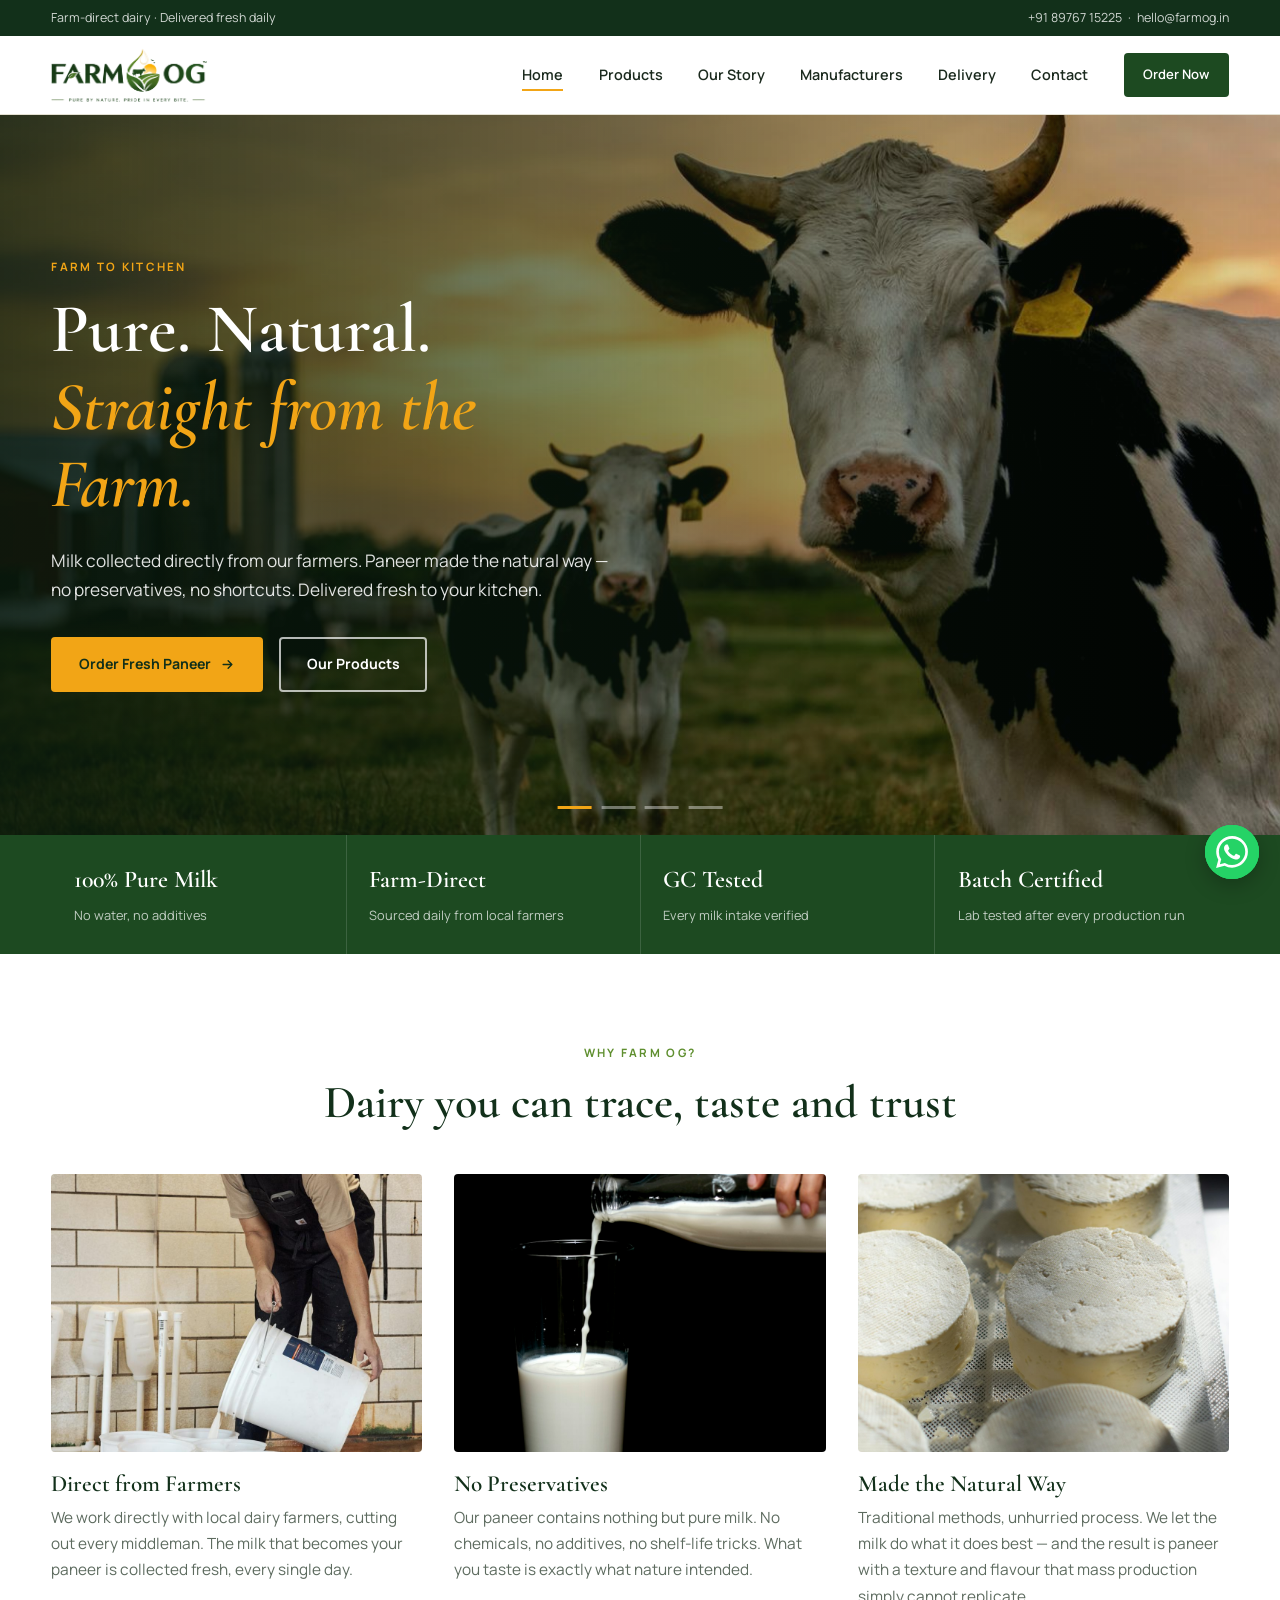
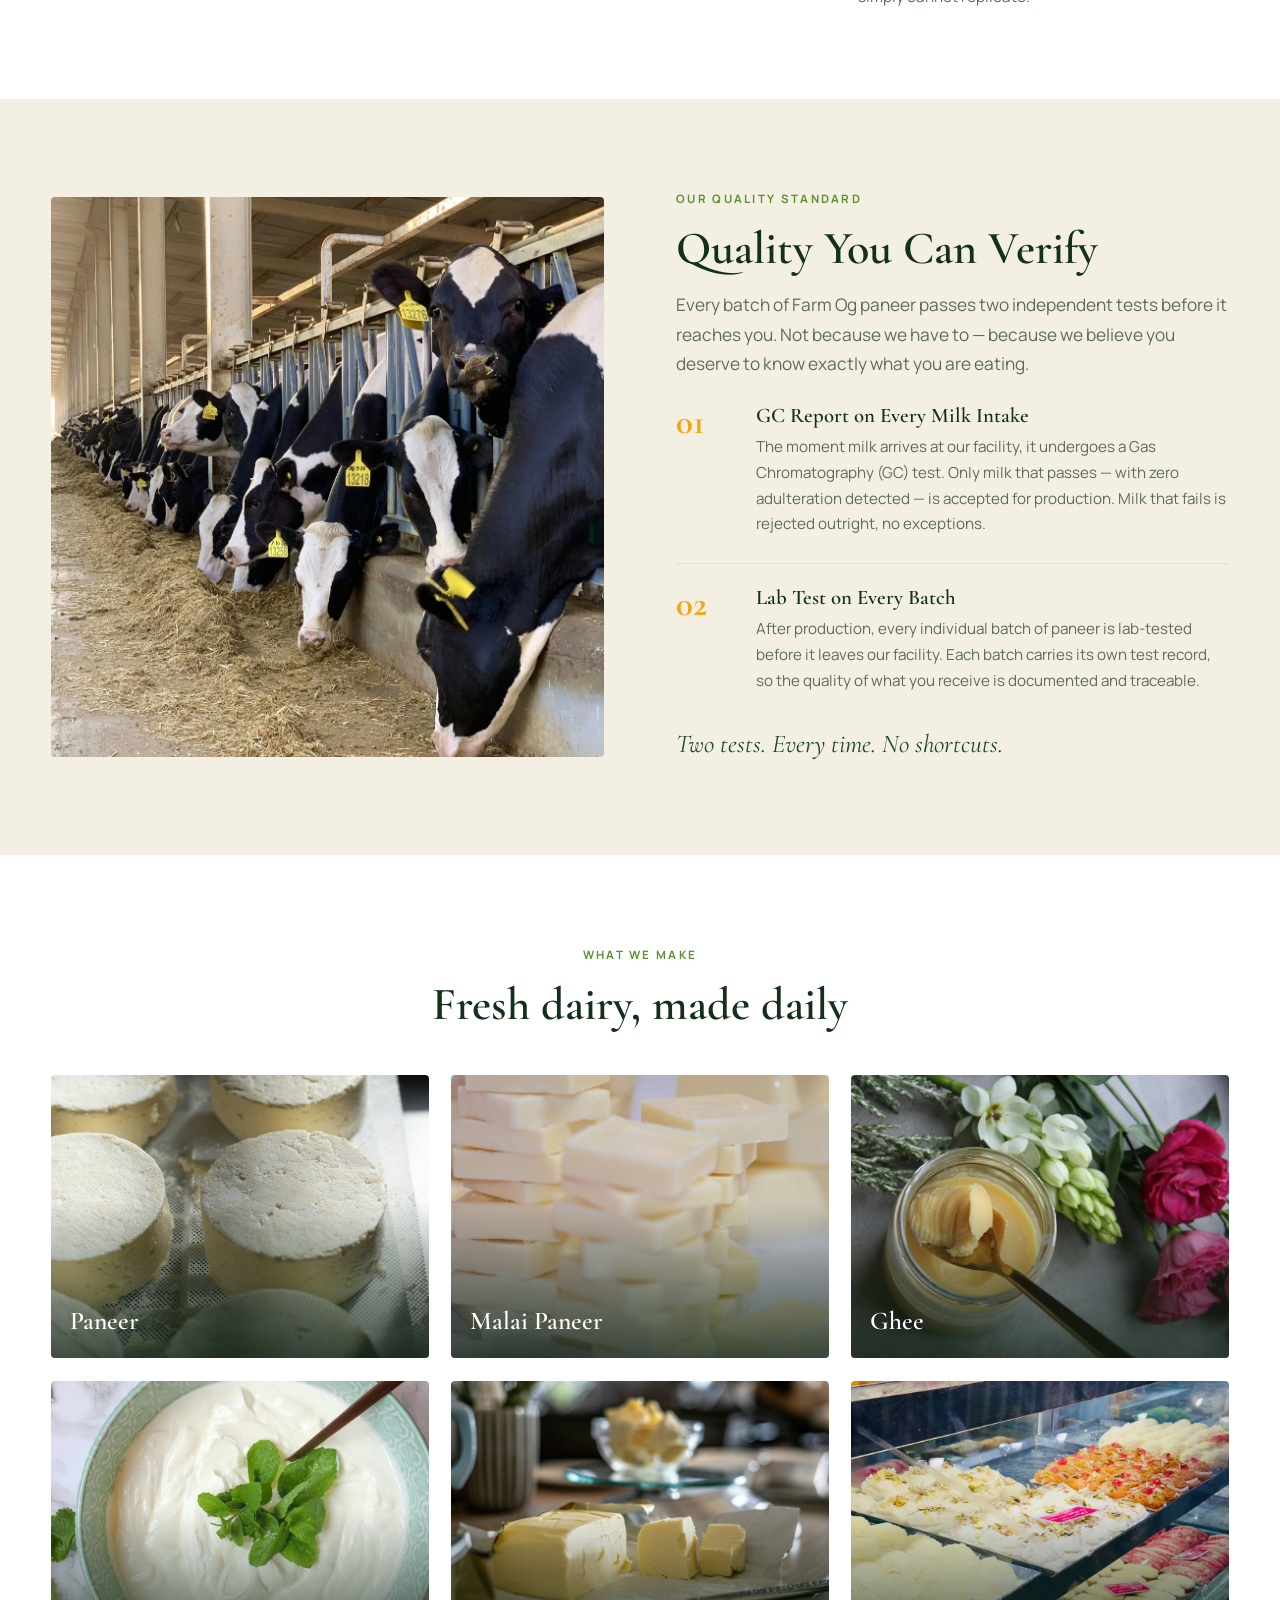
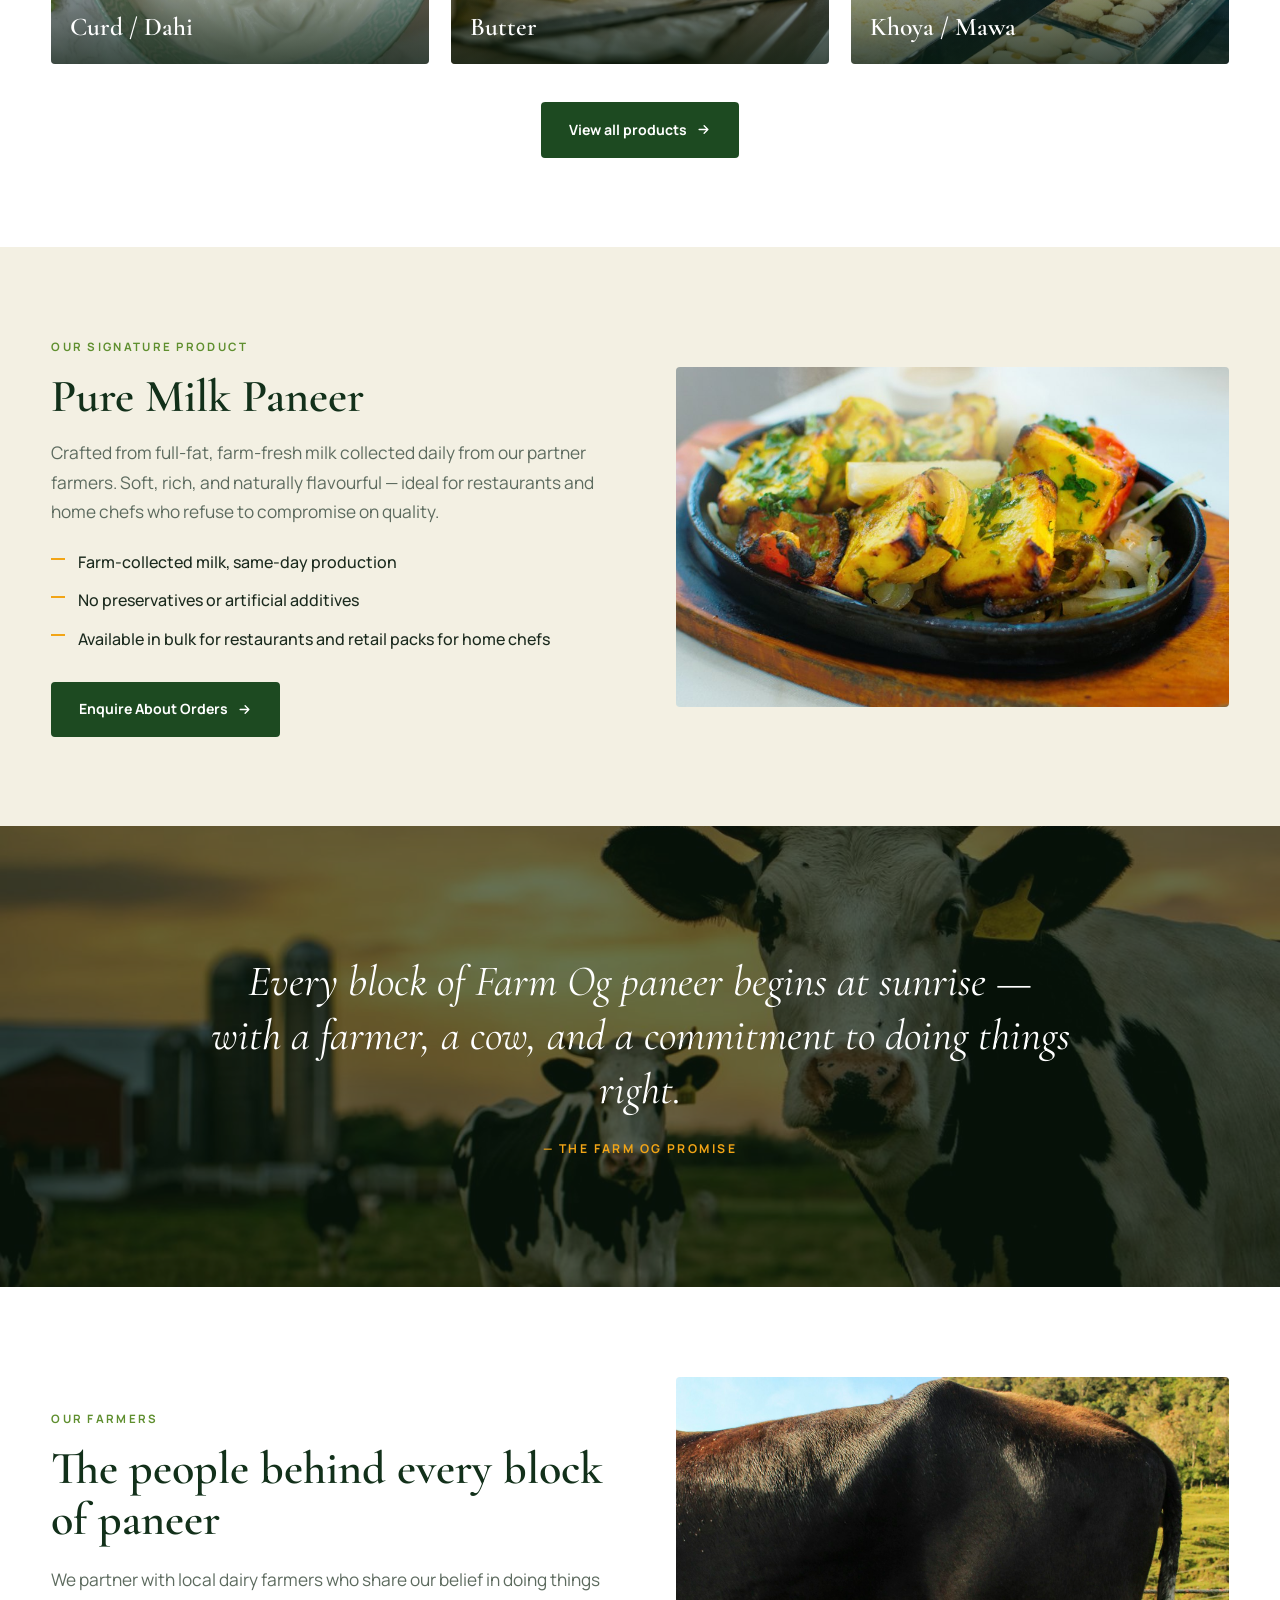
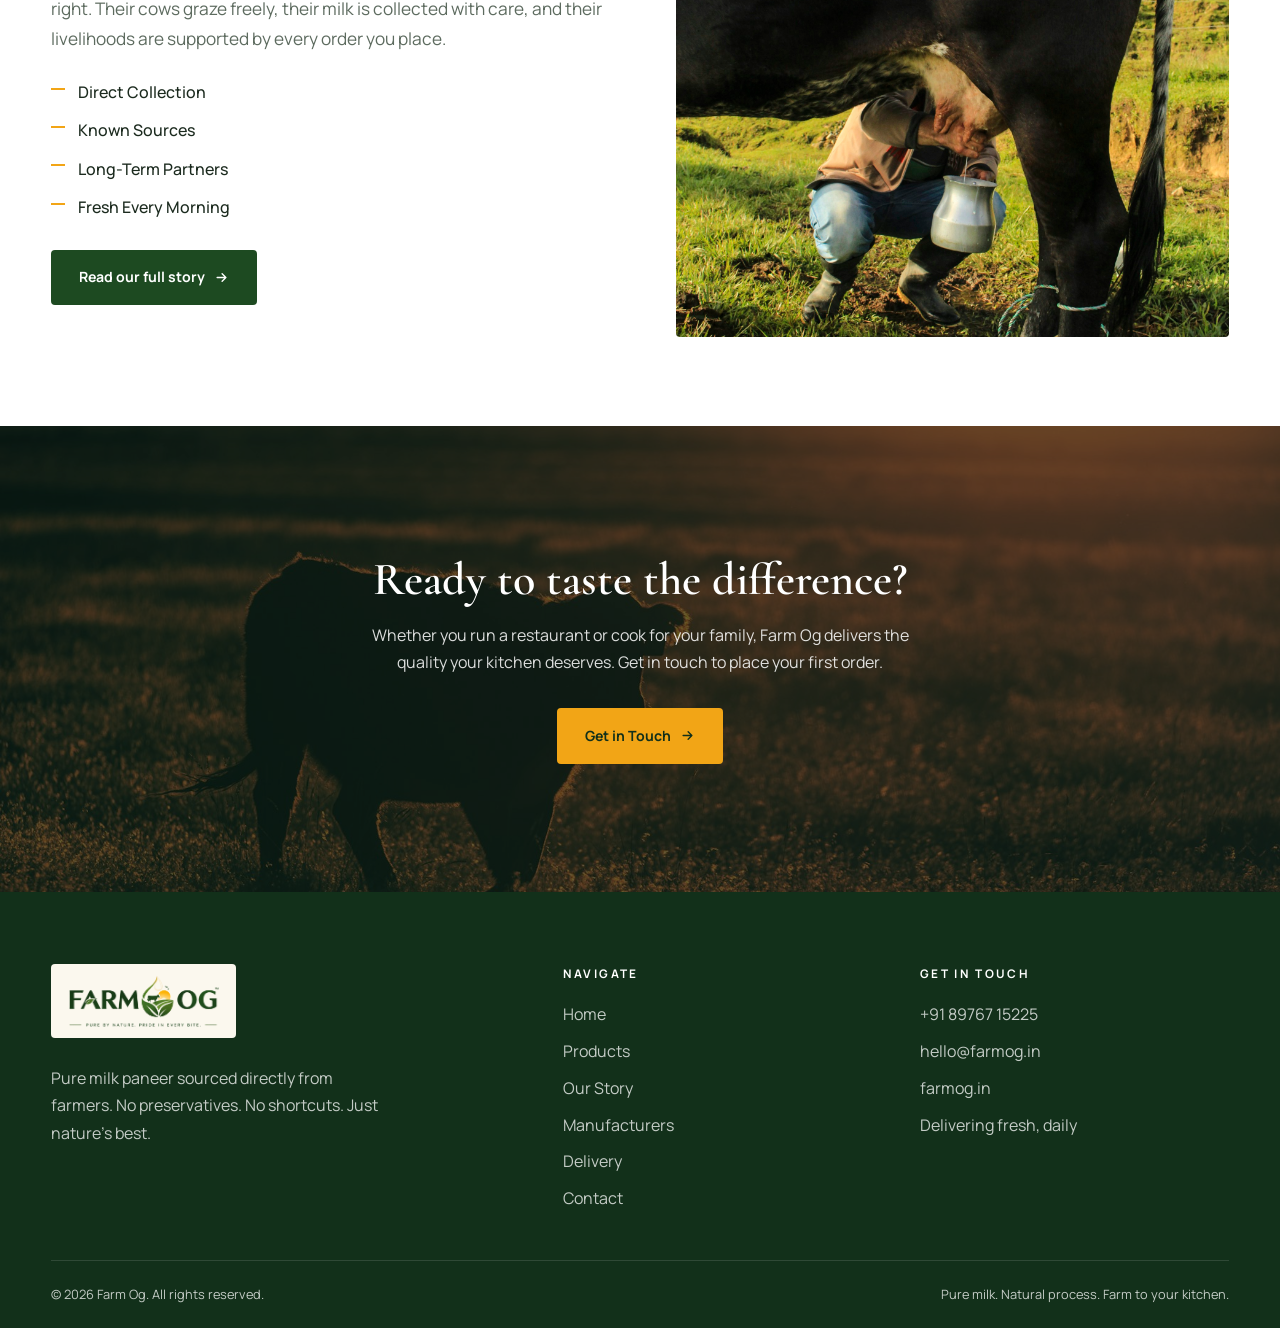
<file: index.html>
<!DOCTYPE html>
<html lang="en"><head>
<meta charset="utf-8"><meta name="viewport" content="width=device-width,initial-scale=1">
<title>Farm Og — Pure Milk Paneer, Direct from the Farm</title><meta name="description" content="Pure milk paneer sourced directly from farmers. No preservatives, GC tested, batch certified. Delivered fresh.">
<link rel="canonical" href="https://farmog.in/">
<meta name="robots" content="index,follow,max-image-preview:large">
<meta name="theme-color" content="#12301a">
<meta name="geo.region" content="IN"><meta name="author" content="Farm Og">
<meta property="og:type" content="website"><meta property="og:site_name" content="Farm Og">
<meta property="og:locale" content="en_IN"><meta property="og:title" content="Farm Og — Pure Milk Paneer, Direct from the Farm">
<meta property="og:description" content="Pure milk paneer sourced directly from farmers. No preservatives, GC tested, batch certified. Delivered fresh."><meta property="og:url" content="https://farmog.in/">
<meta property="og:image" content="https://farmog.in/assets/og-image.jpg"><meta property="og:image:width" content="1200"><meta property="og:image:height" content="630">
<meta property="og:image:alt" content="Farm Og — farm-direct paneer and dairy">
<meta name="twitter:card" content="summary_large_image"><meta name="twitter:title" content="Farm Og — Pure Milk Paneer, Direct from the Farm">
<meta name="twitter:description" content="Pure milk paneer sourced directly from farmers. No preservatives, GC tested, batch certified. Delivered fresh."><meta name="twitter:image" content="https://farmog.in/assets/og-image.jpg">
<link rel="icon" href="assets/emblem.png"><link rel="apple-touch-icon" href="assets/emblem.png">
<link rel="preload" as="image" href="img/hero-sunset.jpg" fetchpriority="high">
<link rel="preconnect" href="https://fonts.googleapis.com"><link rel="preconnect" href="https://fonts.gstatic.com" crossorigin>
<link href="https://fonts.googleapis.com/css2?family=Cormorant+Garamond:ital,wght@0,500;0,600;0,700;1,500;1,600&family=Manrope:wght@400;500;600;700;800&display=swap" rel="stylesheet">
<link rel="stylesheet" href="css/style.css">
</head><body>
<div class="topbar"><div class="wrap"><span>Farm-direct dairy · Delivered fresh daily</span><span><a href="tel:+918976715225">+91 89767 15225</a> &nbsp;·&nbsp; <a href="mailto:hello@farmog.in">hello@farmog.in</a></span></div></div>
<header class="nav"><div class="wrap">
 <a href="index.html" class="logo"><img src="assets/logo.png" alt="Farm Og"></a>
 <button class="burger" aria-label="Menu"><span></span><span></span><span></span></button>
 <ul class="menu"><li><a href="index.html" class="active">Home</a></li><li><a href="products.html" class="">Products</a></li><li><a href="story.html" class="">Our Story</a></li><li><a href="manufacturers.html" class="">Manufacturers</a></li><li><a href="delivery.html" class="">Delivery</a></li><li><a href="contact.html" class="">Contact</a></li><li><a href="contact.html" class="btn sm">Order Now</a></li></ul>
</div></header>

<section class="hero">
 <div class="slides"><div class="slide on" style="background-image:url(img/hero-sunset.jpg);background-position:center 55%"></div><div class="slide" style="background-image:url(img/hero-meadow.jpg);background-position:center 40%"></div><div class="slide" style="background-image:url(img/paneer-b.jpg);background-position:center"></div><div class="slide" style="background-image:url(img/hero-paneer.jpg);background-position:center 45%"></div></div><div class="shade"></div>
 <div class="wrap hero-in">
  <span class="eyebrow">Farm to Kitchen</span>
  <h1>Pure. Natural. <em>Straight from the Farm.</em></h1>
  <p class="lead">Milk collected directly from our farmers. Paneer made the natural way — no preservatives, no shortcuts. Delivered fresh to your kitchen.</p>
  <div class="cta"><a href="contact.html" class="btn gold">Order Fresh Paneer <svg viewBox="0 0 24 24" fill="none" stroke="currentColor" stroke-width="2.2" stroke-linecap="round" stroke-linejoin="round"><path d="M5 12h14M13 6l6 6-6 6"/></svg></a><a href="products.html" class="btn line">Our Products</a></div>
 </div>
 <div class="dots"><button aria-label="Slide 1" class="on"></button><button aria-label="Slide 2" class=""></button><button aria-label="Slide 3" class=""></button><button aria-label="Slide 4" class=""></button></div>
</section>

<div class="facts"><div class="wrap">
 <div><b>100% Pure Milk</b><span>No water, no additives</span></div>
 <div><b>Farm-Direct</b><span>Sourced daily from local farmers</span></div>
 <div><b>GC Tested</b><span>Every milk intake verified</span></div>
 <div><b>Batch Certified</b><span>Lab tested after every production run</span></div>
</div></div>

<section><div class="wrap">
 <div class="head center rv"><span class="eyebrow">Why Farm OG?</span><h2>Dairy you can trace, taste and trust</h2></div>
 <div class="grid g3">
  <article class="ph rv"><img src="img/calves.jpg" alt="Calves being fed at the farm" loading="lazy"><h3>Direct from Farmers</h3><p>We work directly with local dairy farmers, cutting out every middleman. The milk that becomes your paneer is collected fresh, every single day.</p></article>
  <article class="ph rv d1"><img src="img/milk-pour.jpg" alt="Fresh milk poured into a glass" loading="lazy"><h3>No Preservatives</h3><p>Our paneer contains nothing but pure milk. No chemicals, no additives, no shelf-life tricks. What you taste is exactly what nature intended.</p></article>
  <article class="ph rv d2"><img src="img/paneer-c.jpg" alt="Fresh paneer" loading="lazy"><h3>Made the Natural Way</h3><p>Traditional methods, unhurried process. We let the milk do what it does best — and the result is paneer with a texture and flavour that mass production simply cannot replicate.</p></article>
 </div>
</div></section>

<section class="tint"><div class="wrap split">
 <div class="pic rv"><img src="img/barn.jpg" alt="Cows at the dairy" loading="lazy"></div>
 <div class="rv d1">
  <span class="eyebrow">Our Quality Standard</span><h2>Quality You Can Verify</h2>
  <p class="lead" style="margin:1rem 0 1.6rem">Every batch of Farm Og paneer passes two independent tests before it reaches you. Not because we have to — because we believe you deserve to know exactly what you are eating.</p>
  <div class="rows">
   <div><b>01</b><div><h3>GC Report on Every Milk Intake</h3><p>The moment milk arrives at our facility, it undergoes a Gas Chromatography (GC) test. Only milk that passes — with zero adulteration detected — is accepted for production. Milk that fails is rejected outright, no exceptions.</p></div></div>
   <div><b>02</b><div><h3>Lab Test on Every Batch</h3><p>After production, every individual batch of paneer is lab-tested before it leaves our facility. Each batch carries its own test record, so the quality of what you receive is documented and traceable.</p></div></div>
  </div>
  <p class="sig">Two tests. Every time. No shortcuts.</p>
 </div>
</div></section>

<section><div class="wrap">
 <div class="head center rv"><span class="eyebrow">What We Make</span><h2>Fresh dairy, made daily</h2></div>
 <div class="pgrid"><a class="pcard rv d0" href="contact.html?product=Paneer"><img src="img/paneer-c.jpg" alt="Paneer" loading="lazy"><span>Paneer</span></a><a class="pcard rv d1" href="contact.html?product=Malai%20Paneer"><img src="img/butter-b.jpg" alt="Malai Paneer" loading="lazy"><span>Malai Paneer</span></a><a class="pcard rv d2" href="contact.html?product=Ghee"><img src="img/ghee-a.jpg" alt="Ghee" loading="lazy"><span>Ghee</span></a><a class="pcard rv d0" href="contact.html?product=Curd%20%2F%20Dahi"><img src="img/curd.jpg" alt="Curd / Dahi" loading="lazy"><span>Curd / Dahi</span></a><a class="pcard rv d1" href="contact.html?product=Butter"><img src="img/butter-a.jpg" alt="Butter" loading="lazy"><span>Butter</span></a><a class="pcard rv d2" href="contact.html?product=Khoya%20%2F%20Mawa"><img src="img/sweets-a.jpg" alt="Khoya / Mawa" loading="lazy"><span>Khoya / Mawa</span></a></div>
 <p class="center rv" style="margin-top:2.4rem"><a href="products.html" class="btn">View all products <svg viewBox="0 0 24 24" fill="none" stroke="currentColor" stroke-width="2.2" stroke-linecap="round" stroke-linejoin="round"><path d="M5 12h14M13 6l6 6-6 6"/></svg></a></p>
</div></section>

<section class="tint"><div class="wrap split rev">
 <div class="pic rv"><img src="img/paneer-b.jpg" alt="Paneer dish" loading="lazy"></div>
 <div class="rv d1">
  <span class="eyebrow">Our Signature Product</span><h2>Pure Milk Paneer</h2>
  <p class="lead" style="margin-top:1rem">Crafted from full-fat, farm-fresh milk collected daily from our partner farmers. Soft, rich, and naturally flavourful — ideal for restaurants and home chefs who refuse to compromise on quality.</p>
  <ul class="ticks"><li>Farm-collected milk, same-day production</li><li>No preservatives or artificial additives</li><li>Available in bulk for restaurants and retail packs for home chefs</li></ul>
  <a href="contact.html" class="btn">Enquire About Orders <svg viewBox="0 0 24 24" fill="none" stroke="currentColor" stroke-width="2.2" stroke-linecap="round" stroke-linejoin="round"><path d="M5 12h14M13 6l6 6-6 6"/></svg></a>
 </div>
</div></section>

<section class="quote-band" style="background-image:url(img/hero-sunset.jpg)"><div class="wrap rv">
 <blockquote>Every block of Farm Og paneer begins at sunrise — with a farmer, a cow, and a commitment to doing things right.</blockquote><cite>— The Farm Og Promise</cite></div></section>

<section><div class="wrap split">
 <div class="rv"><span class="eyebrow">Our Farmers</span><h2>The people behind every block of paneer</h2>
  <p class="lead" style="margin:1.2rem 0 1.6rem">We partner with local dairy farmers who share our belief in doing things right. Their cows graze freely, their milk is collected with care, and their livelihoods are supported by every order you place.</p>
  <ul class="ticks"><li>Direct Collection</li><li>Known Sources</li><li>Long-Term Partners</li><li>Fresh Every Morning</li></ul>
  <a href="story.html" class="btn">Read our full story <svg viewBox="0 0 24 24" fill="none" stroke="currentColor" stroke-width="2.2" stroke-linecap="round" stroke-linejoin="round"><path d="M5 12h14M13 6l6 6-6 6"/></svg></a></div>
 <div class="pic rv d1"><img src="img/farmer-milking.jpg" alt="Farmer milking a cow in the field" loading="lazy"></div>
</div></section>

<section class="band" style="background-image:url(img/cta-sunset-cow.jpg)"><div class="wrap rv">
<h2>Ready to taste the difference?</h2><p>Whether you run a restaurant or cook for your family, Farm Og delivers the quality your kitchen deserves. Get in touch to place your first order.</p><a href="contact.html" class="btn gold">Get in Touch <svg viewBox="0 0 24 24" fill="none" stroke="currentColor" stroke-width="2.2" stroke-linecap="round" stroke-linejoin="round"><path d="M5 12h14M13 6l6 6-6 6"/></svg></a></div></section>
<footer><div class="wrap">
 <div class="fgrid">
  <div><a href="index.html" class="flogo"><img src="assets/logo.png" alt="Farm Og"></a>
   <p style="max-width:34ch">Pure milk paneer sourced directly from farmers. No preservatives. No shortcuts. Just nature's best.</p></div>
  <div><h4>Navigate</h4><ul><li><a href="index.html">Home</a></li><li><a href="products.html">Products</a></li><li><a href="story.html">Our Story</a></li><li><a href="manufacturers.html">Manufacturers</a></li><li><a href="delivery.html">Delivery</a></li><li><a href="contact.html">Contact</a></li></ul></div>
  <div><h4>Get in touch</h4><ul>
   <li><a href="tel:+918976715225">+91 89767 15225</a></li>
   <li><a href="mailto:hello@farmog.in">hello@farmog.in</a></li>
   <li>farmog.in</li><li>Delivering fresh, daily</li></ul></div>
 </div>
 <div class="fbot"><span>© 2026 Farm Og. All rights reserved.</span><span>Pure milk. Natural process. Farm to your kitchen.</span></div>
</div></footer>
<a class="wa" href="https://wa.me/918976715225" target="_blank" rel="noopener" aria-label="WhatsApp"><svg viewBox="0 0 24 24"><path d="M17.472 14.382c-.297-.149-1.758-.867-2.03-.967-.273-.099-.471-.148-.67.15-.197.297-.767.966-.94 1.164-.173.199-.347.223-.644.075-.297-.15-1.255-.463-2.39-1.475-.883-.788-1.48-1.761-1.653-2.059-.173-.297-.018-.458.13-.606.134-.133.298-.347.446-.52.149-.174.198-.298.298-.497.099-.198.05-.371-.025-.52-.075-.149-.669-1.612-.916-2.207-.242-.579-.487-.5-.669-.51-.173-.008-.371-.01-.57-.01-.198 0-.52.074-.792.372-.272.297-1.04 1.016-1.04 2.479 0 1.462 1.065 2.875 1.213 3.074.149.198 2.096 3.2 5.077 4.487.709.306 1.262.489 1.694.625.712.227 1.36.195 1.871.118.571-.085 1.758-.719 2.006-1.413.248-.694.248-1.289.173-1.413-.074-.124-.272-.198-.57-.347m-5.421 7.403h-.004a9.87 9.87 0 01-5.031-1.378l-.361-.214-3.741.982.998-3.648-.235-.374a9.86 9.86 0 01-1.51-5.26c.001-5.45 4.436-9.884 9.888-9.884 2.64 0 5.122 1.03 6.988 2.898a9.825 9.825 0 012.893 6.994c-.003 5.45-4.437 9.884-9.885 9.884m8.413-18.297A11.815 11.815 0 0012.05 0C5.495 0 .16 5.335.157 11.892c0 2.096.547 4.142 1.588 5.945L.057 24l6.305-1.654a11.882 11.882 0 005.683 1.448h.005c6.554 0 11.89-5.335 11.893-11.893a11.821 11.821 0 00-3.48-8.413Z"/></svg></a>
<script src="js/main.js"></script>
<script type="application/ld+json">{"@context":"https://schema.org","@graph":[{"@type":"LocalBusiness","@id":"https://farmog.in/#business","name":"Farm Og","url":"https://farmog.in/","logo":"https://farmog.in/assets/logo.png","image":"https://farmog.in/assets/og-image.jpg","telephone":"+91-89767-15225","email":"hello@farmog.in","legalName":"Farm Og Foods Pvt. Ltd.","address":{"@type":"PostalAddress","streetAddress":"201, Plot No 76, Amey CHS Ltd, Jaiprakash Nagar, Rd No 5, Goregaon East","addressLocality":"Mumbai","addressRegion":"Maharashtra","postalCode":"400063","addressCountry":"IN"},"description":"Farm-direct dairy: paneer, malai paneer, ghee, curd, butter and khoya. Pure milk, no preservatives, GC tested and batch certified.","slogan":"Pure by nature. Pride in every bite.","areaServed":{"@type":"AdministrativeArea","name":"Delhi, India"},"openingHoursSpecification":[{"@type":"OpeningHoursSpecification","dayOfWeek":["Monday","Tuesday","Wednesday","Thursday","Friday","Saturday","Sunday"],"opens":"07:00","closes":"11:00"},{"@type":"OpeningHoursSpecification","dayOfWeek":["Monday","Tuesday","Wednesday","Thursday","Friday","Saturday","Sunday"],"opens":"17:00","closes":"20:00"}],"contactPoint":{"@type":"ContactPoint","telephone":"+91-89767-15225","email":"hello@farmog.in","contactType":"customer service","areaServed":"IN","availableLanguage":["English","Hindi"]}},{"@type":"WebSite","@id":"https://farmog.in/#website","url":"https://farmog.in/","name":"Farm Og","publisher":{"@id":"https://farmog.in/#business"},"inLanguage":"en-IN"}]}</script>
</body></html>
</file>
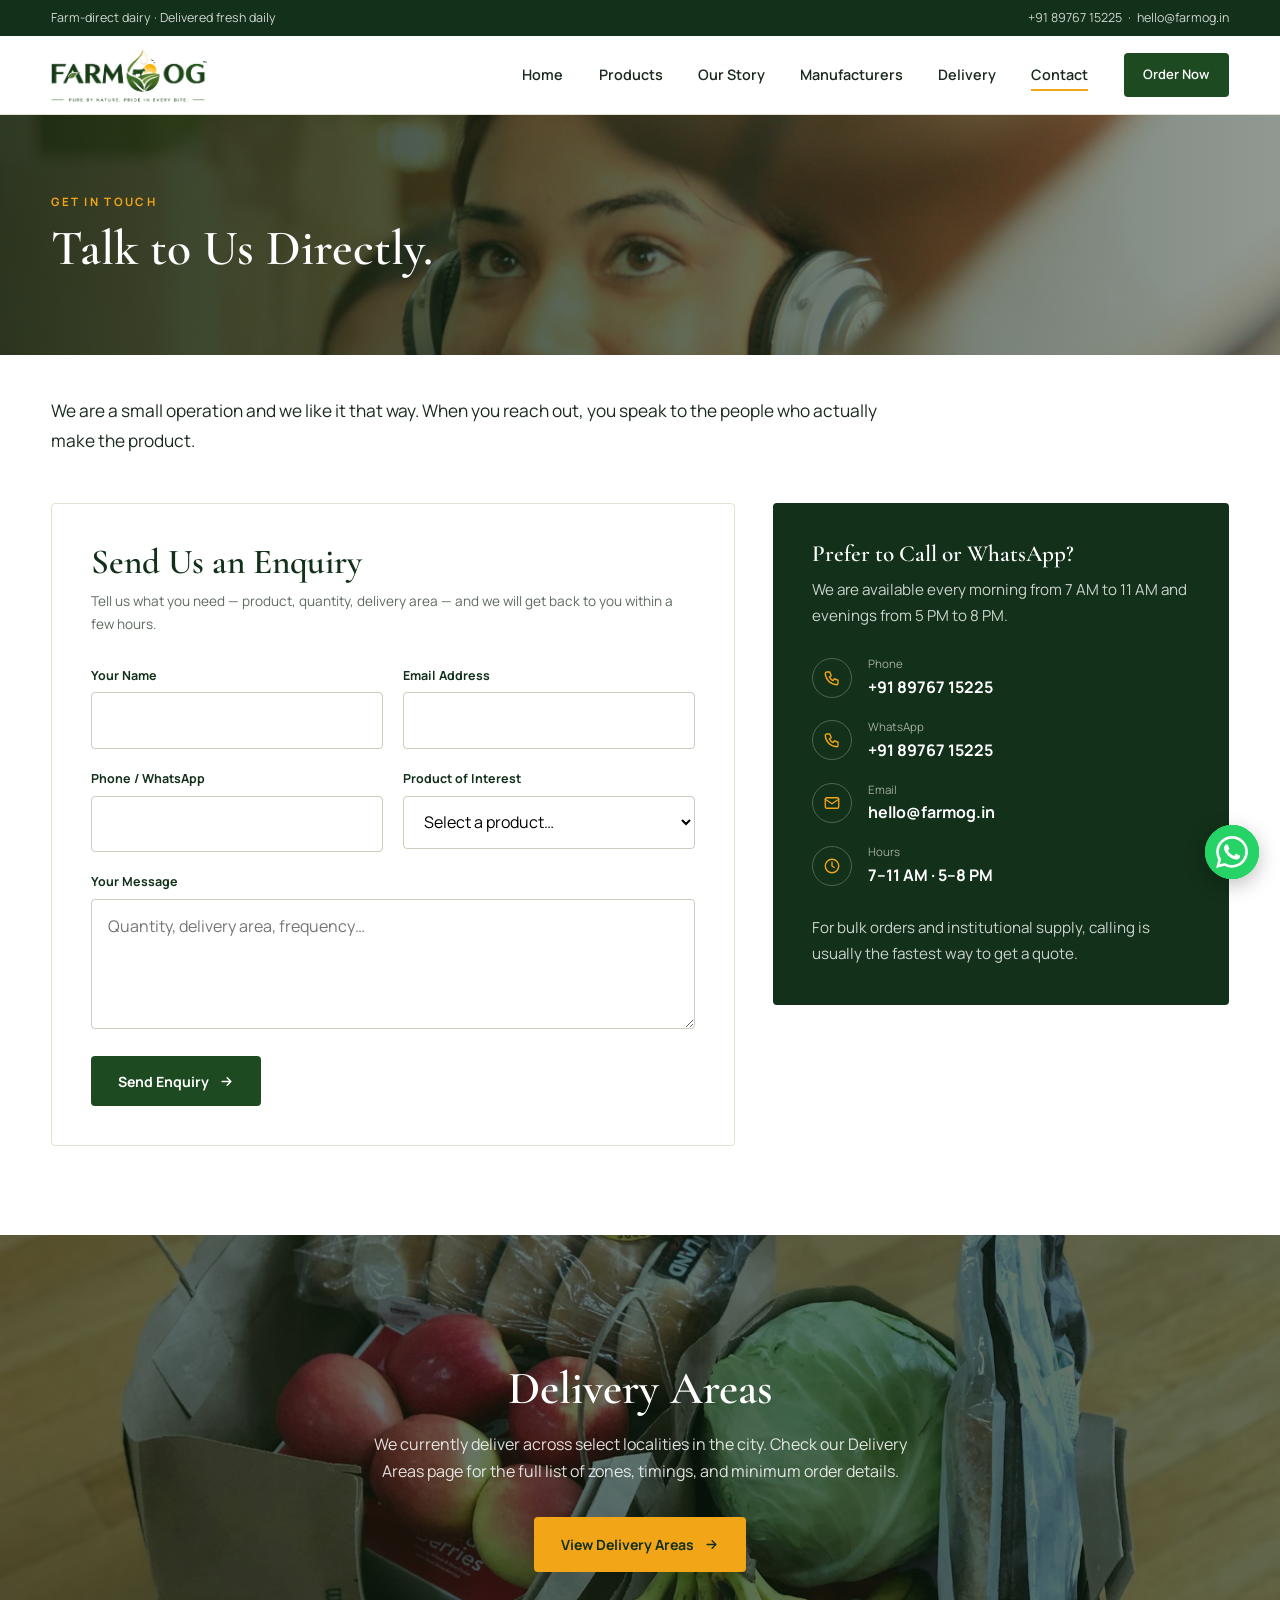
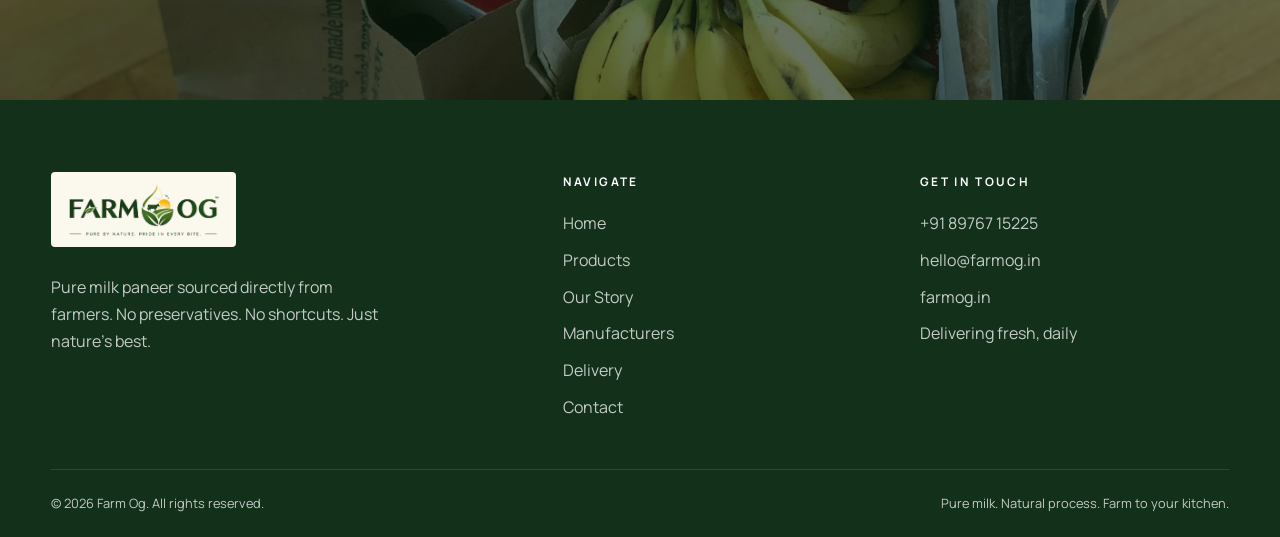
<file: contact.html>
<!DOCTYPE html>
<html lang="en"><head>
<meta charset="utf-8"><meta name="viewport" content="width=device-width,initial-scale=1">
<title>Contact Us — Farm Og</title><meta name="description" content="Call, WhatsApp or send an enquiry to Farm Og.">
<link rel="canonical" href="https://farmog.in/contact.html">
<meta name="robots" content="index,follow,max-image-preview:large">
<meta name="theme-color" content="#12301a">
<meta name="geo.region" content="IN"><meta name="author" content="Farm Og">
<meta property="og:type" content="website"><meta property="og:site_name" content="Farm Og">
<meta property="og:locale" content="en_IN"><meta property="og:title" content="Contact Us — Farm Og">
<meta property="og:description" content="Call, WhatsApp or send an enquiry to Farm Og."><meta property="og:url" content="https://farmog.in/contact.html">
<meta property="og:image" content="https://farmog.in/assets/og-image.jpg"><meta property="og:image:width" content="1200"><meta property="og:image:height" content="630">
<meta property="og:image:alt" content="Farm Og — farm-direct paneer and dairy">
<meta name="twitter:card" content="summary_large_image"><meta name="twitter:title" content="Contact Us — Farm Og">
<meta name="twitter:description" content="Call, WhatsApp or send an enquiry to Farm Og."><meta name="twitter:image" content="https://farmog.in/assets/og-image.jpg">
<link rel="icon" href="assets/emblem.png"><link rel="apple-touch-icon" href="assets/emblem.png">

<link rel="preconnect" href="https://fonts.googleapis.com"><link rel="preconnect" href="https://fonts.gstatic.com" crossorigin>
<link href="https://fonts.googleapis.com/css2?family=Cormorant+Garamond:ital,wght@0,500;0,600;0,700;1,500;1,600&family=Manrope:wght@400;500;600;700;800&display=swap" rel="stylesheet">
<link rel="stylesheet" href="css/style.css">
</head><body>
<div class="topbar"><div class="wrap"><span>Farm-direct dairy · Delivered fresh daily</span><span><a href="tel:+918976715225">+91 89767 15225</a> &nbsp;·&nbsp; <a href="mailto:hello@farmog.in">hello@farmog.in</a></span></div></div>
<header class="nav"><div class="wrap">
 <a href="index.html" class="logo"><img src="assets/logo.png" alt="Farm Og"></a>
 <button class="burger" aria-label="Menu"><span></span><span></span><span></span></button>
 <ul class="menu"><li><a href="index.html" class="">Home</a></li><li><a href="products.html" class="">Products</a></li><li><a href="story.html" class="">Our Story</a></li><li><a href="manufacturers.html" class="">Manufacturers</a></li><li><a href="delivery.html" class="">Delivery</a></li><li><a href="contact.html" class="active">Contact</a></li><li><a href="contact.html" class="btn sm">Order Now</a></li></ul>
</div></header>
<section class="page-head" style="background-image:url(img/call-team.jpg);background-position:center 50%">
<div class="wrap"><span class="eyebrow">Get in Touch</span><h1>Talk to Us Directly.</h1></div></section>
<section class="intro"><div class="wrap"><p class="lead">We are a small operation and we like it that way. When you reach out, you speak to the people who actually make the product.</p></div></section>
<section><div class="wrap contact">
 <form id="enquiry" class="rv" action="https://formsubmit.co/hello@farmog.in" method="POST">
  <input type="hidden" name="_subject" value="New enquiry from farmog.in">
  <input type="hidden" name="_template" value="table">
  <input type="hidden" name="_next" value="https://farmog.in/contact.html?sent=1">
  <input type="text" name="_honey" class="hp" tabindex="-1" autocomplete="off" aria-hidden="true">
  <h2 style="font-size:2.2rem;margin-bottom:.5rem">Send Us an Enquiry</h2>
  <p class="note" style="margin:0 0 1.8rem">Tell us what you need — product, quantity, delivery area — and we will get back to you within a few hours.</p>
  <div class="row"><div class="f"><label>Your Name</label><input name="name" required></div><div class="f"><label>Email Address</label><input type="email" name="email"></div></div>
  <div class="row"><div class="f"><label>Phone / WhatsApp</label><input name="phone" type="tel" required></div>
  <div class="f"><label>Product of Interest</label><select name="product"><option value="">Select a product…</option><option>Paneer</option><option>Malai Paneer</option><option>Ghee</option><option>Curd / Dahi</option><option>Butter</option><option>Khoya / Mawa</option><option>Multiple products</option><option>Not sure yet</option></select></div></div>
  <div class="f"><label>Your Message</label><textarea name="message" placeholder="Quantity, delivery area, frequency…"></textarea></div>
  <button class="btn" type="submit">Send Enquiry <svg viewBox="0 0 24 24" fill="none" stroke="currentColor" stroke-width="2.2" stroke-linecap="round" stroke-linejoin="round"><path d="M5 12h14M13 6l6 6-6 6"/></svg></button>
  <p class="ok">Thank you — your enquiry has been sent. We will get back to you within a few hours.</p>
  <p class="err"></p>
 </form>
 <aside class="info rv d1">
  <h3>Prefer to Call or WhatsApp?</h3>
  <p>We are available every morning from 7 AM to 11 AM and evenings from 5 PM to 8 PM.</p>
  <ul>
   <li><i><svg viewBox="0 0 24 24" fill="none" stroke="currentColor" stroke-width="1.8" stroke-linecap="round" stroke-linejoin="round"><path d="M5 4h4l2 5-2.5 1.5a11 11 0 005 5L15 13l5 2v4a2 2 0 01-2 2A16 16 0 013 6a2 2 0 012-2z"/></svg></i><div><small>Phone</small><a href="tel:+918976715225">+91 89767 15225</a></div></li>
   <li><i><svg viewBox="0 0 24 24" fill="none" stroke="currentColor" stroke-width="1.8" stroke-linecap="round" stroke-linejoin="round"><path d="M5 4h4l2 5-2.5 1.5a11 11 0 005 5L15 13l5 2v4a2 2 0 01-2 2A16 16 0 013 6a2 2 0 012-2z"/></svg></i><div><small>WhatsApp</small><a href="https://wa.me/918976715225" target="_blank" rel="noopener">+91 89767 15225</a></div></li>
   <li><i><svg viewBox="0 0 24 24" fill="none" stroke="currentColor" stroke-width="1.8" stroke-linecap="round" stroke-linejoin="round"><rect x="3" y="5" width="18" height="14" rx="2"/><path d="M3 7l9 6 9-6"/></svg></i><div><small>Email</small><a href="mailto:hello@farmog.in">hello@farmog.in</a></div></li>
   <li><i><svg viewBox="0 0 24 24" fill="none" stroke="currentColor" stroke-width="1.8" stroke-linecap="round" stroke-linejoin="round"><circle cx="12" cy="12" r="9"/><path d="M12 7v5l3 2"/></svg></i><div><small>Hours</small><b>7–11 AM · 5–8 PM</b></div></li>
  </ul>
  <p>For bulk orders and institutional supply, calling is usually the fastest way to get a quote.</p>
 </aside>
</div></section>
<section class="band" style="background-image:url(img/cta-grocery.jpg)"><div class="wrap rv">
<h2>Delivery Areas</h2><p>We currently deliver across select localities in the city. Check our Delivery Areas page for the full list of zones, timings, and minimum order details.</p><a href="delivery.html" class="btn gold">View Delivery Areas <svg viewBox="0 0 24 24" fill="none" stroke="currentColor" stroke-width="2.2" stroke-linecap="round" stroke-linejoin="round"><path d="M5 12h14M13 6l6 6-6 6"/></svg></a></div></section>
<footer><div class="wrap">
 <div class="fgrid">
  <div><a href="index.html" class="flogo"><img src="assets/logo.png" alt="Farm Og"></a>
   <p style="max-width:34ch">Pure milk paneer sourced directly from farmers. No preservatives. No shortcuts. Just nature's best.</p></div>
  <div><h4>Navigate</h4><ul><li><a href="index.html">Home</a></li><li><a href="products.html">Products</a></li><li><a href="story.html">Our Story</a></li><li><a href="manufacturers.html">Manufacturers</a></li><li><a href="delivery.html">Delivery</a></li><li><a href="contact.html">Contact</a></li></ul></div>
  <div><h4>Get in touch</h4><ul>
   <li><a href="tel:+918976715225">+91 89767 15225</a></li>
   <li><a href="mailto:hello@farmog.in">hello@farmog.in</a></li>
   <li>farmog.in</li><li>Delivering fresh, daily</li></ul></div>
 </div>
 <div class="fbot"><span>© 2026 Farm Og. All rights reserved.</span><span>Pure milk. Natural process. Farm to your kitchen.</span></div>
</div></footer>
<a class="wa" href="https://wa.me/918976715225" target="_blank" rel="noopener" aria-label="WhatsApp"><svg viewBox="0 0 24 24"><path d="M17.472 14.382c-.297-.149-1.758-.867-2.03-.967-.273-.099-.471-.148-.67.15-.197.297-.767.966-.94 1.164-.173.199-.347.223-.644.075-.297-.15-1.255-.463-2.39-1.475-.883-.788-1.48-1.761-1.653-2.059-.173-.297-.018-.458.13-.606.134-.133.298-.347.446-.52.149-.174.198-.298.298-.497.099-.198.05-.371-.025-.52-.075-.149-.669-1.612-.916-2.207-.242-.579-.487-.5-.669-.51-.173-.008-.371-.01-.57-.01-.198 0-.52.074-.792.372-.272.297-1.04 1.016-1.04 2.479 0 1.462 1.065 2.875 1.213 3.074.149.198 2.096 3.2 5.077 4.487.709.306 1.262.489 1.694.625.712.227 1.36.195 1.871.118.571-.085 1.758-.719 2.006-1.413.248-.694.248-1.289.173-1.413-.074-.124-.272-.198-.57-.347m-5.421 7.403h-.004a9.87 9.87 0 01-5.031-1.378l-.361-.214-3.741.982.998-3.648-.235-.374a9.86 9.86 0 01-1.51-5.26c.001-5.45 4.436-9.884 9.888-9.884 2.64 0 5.122 1.03 6.988 2.898a9.825 9.825 0 012.893 6.994c-.003 5.45-4.437 9.884-9.885 9.884m8.413-18.297A11.815 11.815 0 0012.05 0C5.495 0 .16 5.335.157 11.892c0 2.096.547 4.142 1.588 5.945L.057 24l6.305-1.654a11.882 11.882 0 005.683 1.448h.005c6.554 0 11.89-5.335 11.893-11.893a11.821 11.821 0 00-3.48-8.413Z"/></svg></a>
<script src="js/main.js"></script>
<script type="application/ld+json">{"@context":"https://schema.org","@type":"BreadcrumbList","itemListElement":[{"@type":"ListItem","position":1,"name":"Home","item":"https://farmog.in/"},{"@type":"ListItem","position":2,"name":"Contact","item":"https://farmog.in/contact.html"}]}</script><script type="application/ld+json">{"@context":"https://schema.org","@type":"ContactPage","@id":"https://farmog.in/contact.html#page","url":"https://farmog.in/contact.html","name":"Contact Farm Og","description":"Call, WhatsApp or send an enquiry to Farm Og.","isPartOf":{"@id":"https://farmog.in/#website"},"about":{"@id":"https://farmog.in/#business"},"inLanguage":"en-IN"}</script>
</body></html>
</file>
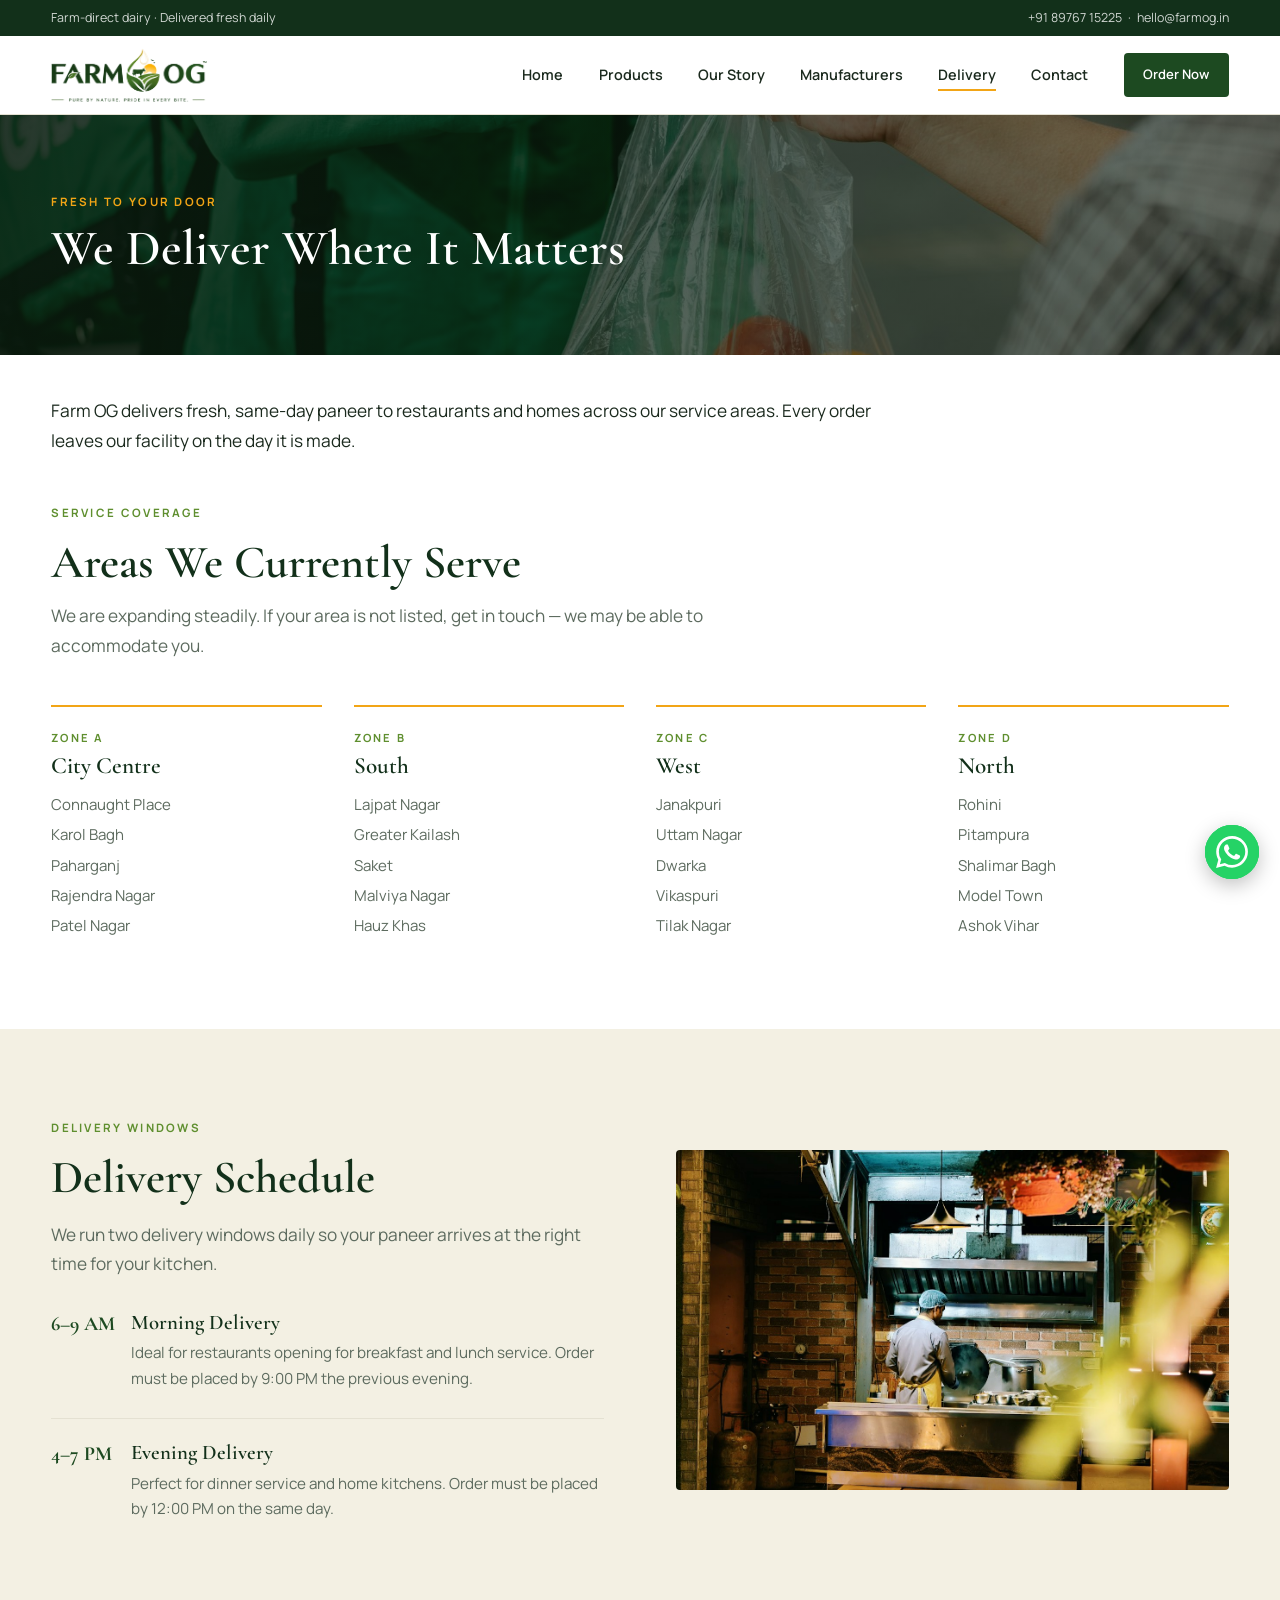
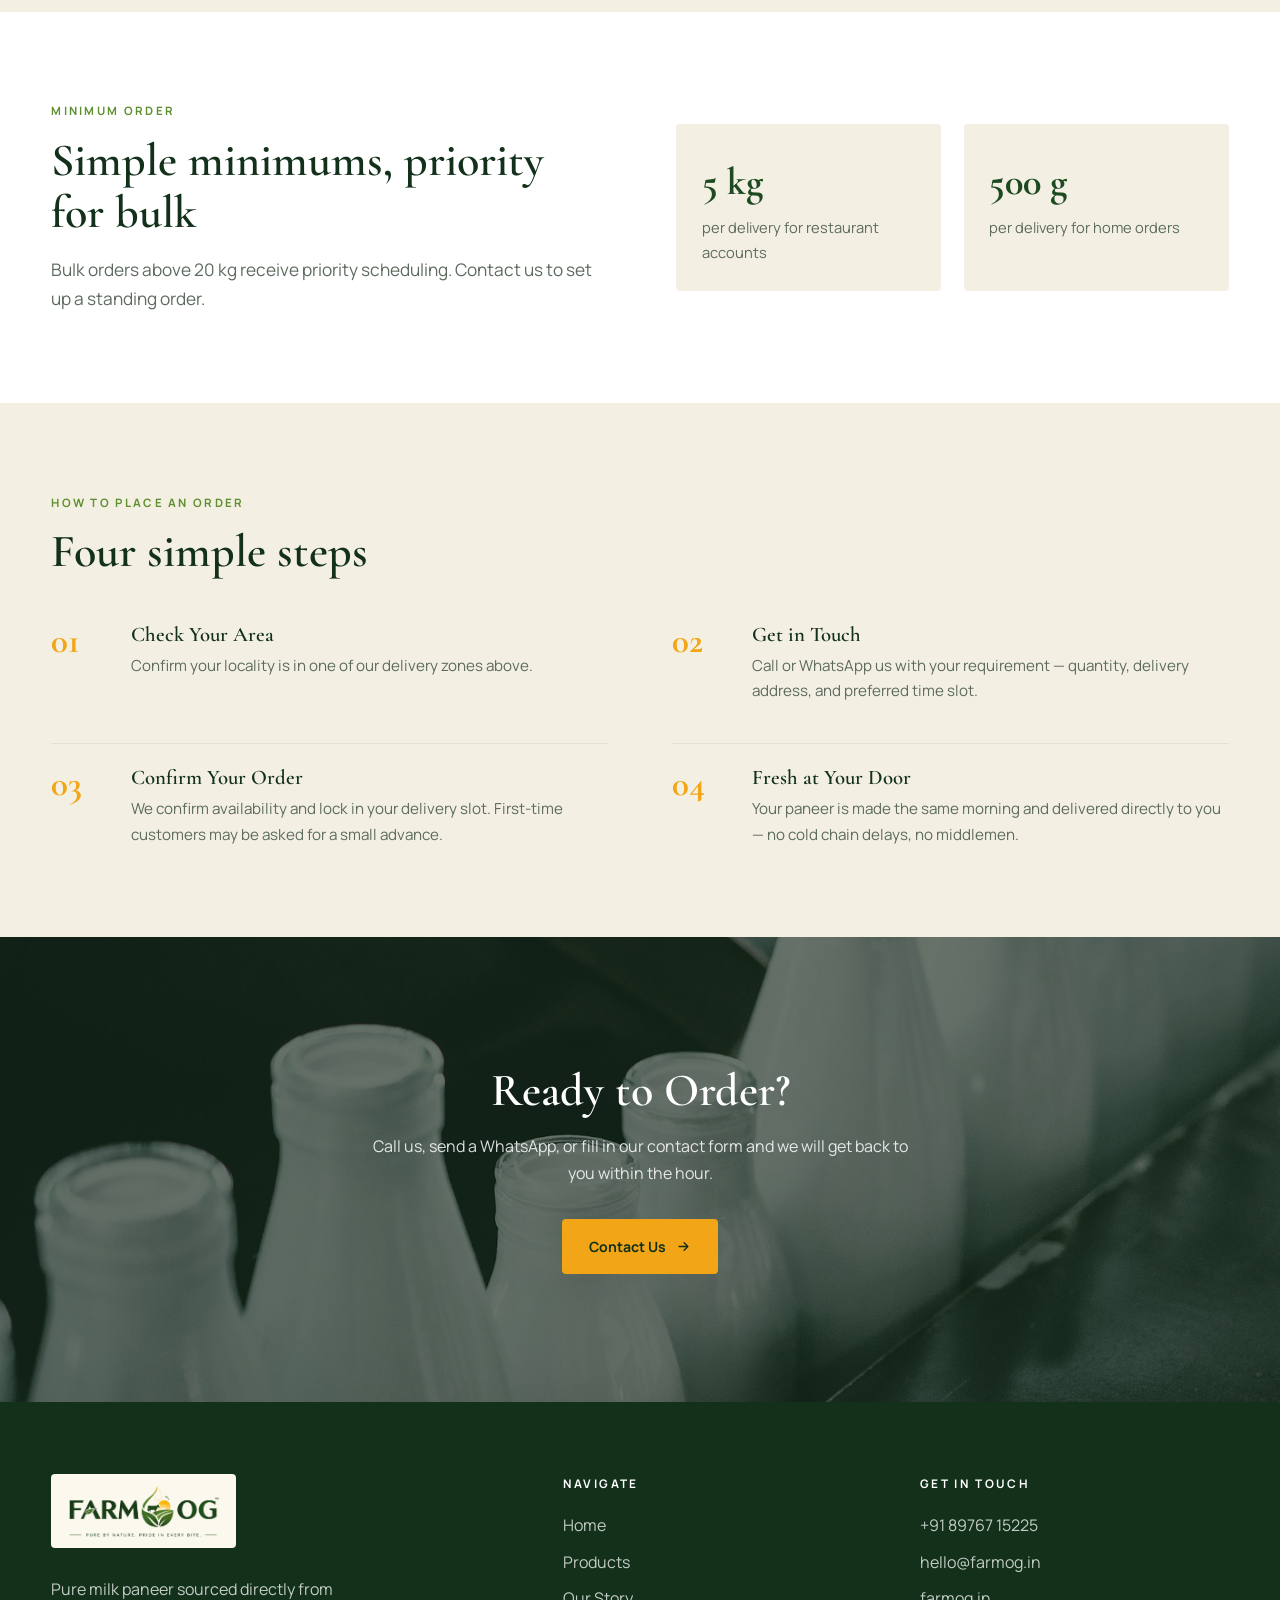
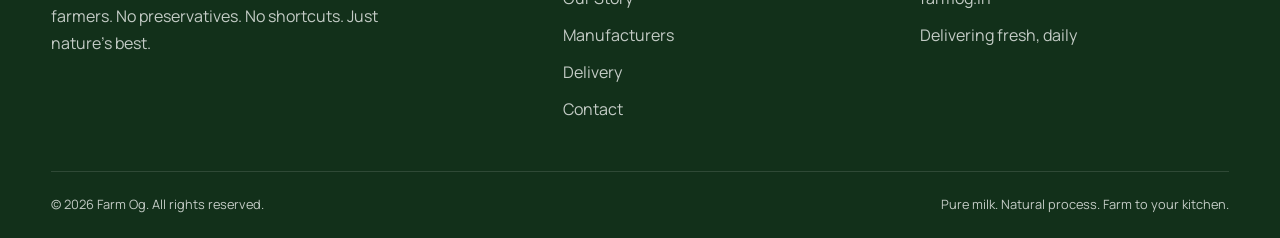
<file: delivery.html>
<!DOCTYPE html>
<html lang="en"><head>
<meta charset="utf-8"><meta name="viewport" content="width=device-width,initial-scale=1">
<title>Delivery Areas — Farm Og</title><meta name="description" content="Same-day delivery zones, schedule and minimum orders for Farm Og.">
<link rel="canonical" href="https://farmog.in/delivery.html">
<meta name="robots" content="index,follow,max-image-preview:large">
<meta name="theme-color" content="#12301a">
<meta name="geo.region" content="IN"><meta name="author" content="Farm Og">
<meta property="og:type" content="website"><meta property="og:site_name" content="Farm Og">
<meta property="og:locale" content="en_IN"><meta property="og:title" content="Delivery Areas — Farm Og">
<meta property="og:description" content="Same-day delivery zones, schedule and minimum orders for Farm Og."><meta property="og:url" content="https://farmog.in/delivery.html">
<meta property="og:image" content="https://farmog.in/assets/og-image.jpg"><meta property="og:image:width" content="1200"><meta property="og:image:height" content="630">
<meta property="og:image:alt" content="Farm Og — farm-direct paneer and dairy">
<meta name="twitter:card" content="summary_large_image"><meta name="twitter:title" content="Delivery Areas — Farm Og">
<meta name="twitter:description" content="Same-day delivery zones, schedule and minimum orders for Farm Og."><meta name="twitter:image" content="https://farmog.in/assets/og-image.jpg">
<link rel="icon" href="assets/emblem.png"><link rel="apple-touch-icon" href="assets/emblem.png">

<link rel="preconnect" href="https://fonts.googleapis.com"><link rel="preconnect" href="https://fonts.gstatic.com" crossorigin>
<link href="https://fonts.googleapis.com/css2?family=Cormorant+Garamond:ital,wght@0,500;0,600;0,700;1,500;1,600&family=Manrope:wght@400;500;600;700;800&display=swap" rel="stylesheet">
<link rel="stylesheet" href="css/style.css">
</head><body>
<div class="topbar"><div class="wrap"><span>Farm-direct dairy · Delivered fresh daily</span><span><a href="tel:+918976715225">+91 89767 15225</a> &nbsp;·&nbsp; <a href="mailto:hello@farmog.in">hello@farmog.in</a></span></div></div>
<header class="nav"><div class="wrap">
 <a href="index.html" class="logo"><img src="assets/logo.png" alt="Farm Og"></a>
 <button class="burger" aria-label="Menu"><span></span><span></span><span></span></button>
 <ul class="menu"><li><a href="index.html" class="">Home</a></li><li><a href="products.html" class="">Products</a></li><li><a href="story.html" class="">Our Story</a></li><li><a href="manufacturers.html" class="">Manufacturers</a></li><li><a href="delivery.html" class="active">Delivery</a></li><li><a href="contact.html" class="">Contact</a></li><li><a href="contact.html" class="btn sm">Order Now</a></li></ul>
</div></header>
<section class="page-head" style="background-image:url(img/delivery-person.jpg);background-position:center 62%">
<div class="wrap"><span class="eyebrow">Fresh to Your Door</span><h1>We Deliver Where It Matters</h1></div></section>
<section class="intro"><div class="wrap"><p class="lead">Farm OG delivers fresh, same-day paneer to restaurants and homes across our service areas. Every order leaves our facility on the day it is made.</p></div></section>
<section><div class="wrap">
 <div class="head rv"><span class="eyebrow">Service Coverage</span><h2>Areas We Currently Serve</h2>
 <p class="lead">We are expanding steadily. If your area is not listed, get in touch — we may be able to accommodate you.</p></div>
 <div class="zones"><div class="zone rv d0"><span>Zone A</span><h3>City Centre</h3><ul><li>Connaught Place</li><li>Karol Bagh</li><li>Paharganj</li><li>Rajendra Nagar</li><li>Patel Nagar</li></ul></div><div class="zone rv d1"><span>Zone B</span><h3>South</h3><ul><li>Lajpat Nagar</li><li>Greater Kailash</li><li>Saket</li><li>Malviya Nagar</li><li>Hauz Khas</li></ul></div><div class="zone rv d2"><span>Zone C</span><h3>West</h3><ul><li>Janakpuri</li><li>Uttam Nagar</li><li>Dwarka</li><li>Vikaspuri</li><li>Tilak Nagar</li></ul></div><div class="zone rv d3"><span>Zone D</span><h3>North</h3><ul><li>Rohini</li><li>Pitampura</li><li>Shalimar Bagh</li><li>Model Town</li><li>Ashok Vihar</li></ul></div></div></div></section>
<section class="tint"><div class="wrap split">
 <div class="rv"><span class="eyebrow">Delivery Windows</span><h2>Delivery Schedule</h2>
 <p class="lead" style="margin:1rem 0 2rem">We run two delivery windows daily so your paneer arrives at the right time for your kitchen.</p>
 <div class="rows">
  <div><b class="time">6–9 AM</b><div><h3>Morning Delivery</h3><p>Ideal for restaurants opening for breakfast and lunch service. Order must be placed by 9:00 PM the previous evening.</p></div></div>
  <div><b class="time">4–7 PM</b><div><h3>Evening Delivery</h3><p>Perfect for dinner service and home kitchens. Order must be placed by 12:00 PM on the same day.</p></div></div>
 </div></div>
 <div class="pic rv d1"><img src="img/chef.jpg" alt="Kitchen receiving fresh dairy" loading="lazy"></div>
</div></section>
<section><div class="wrap split">
 <div class="rv"><span class="eyebrow">Minimum Order</span><h2>Simple minimums, priority for bulk</h2>
  <p class="lead" style="margin-top:1rem">Bulk orders above 20 kg receive priority scheduling. Contact us to set up a standing order.</p></div>
 <div class="minbox rv d1"><div><b>5 kg</b>per delivery for restaurant accounts</div><div><b>500 g</b>per delivery for home orders</div></div>
</div></section>
<section class="tint"><div class="wrap">
 <div class="head rv"><span class="eyebrow">How to Place an Order</span><h2>Four simple steps</h2></div>
 <div class="rows two"><div class="rv"><b>01</b><div><h3>Check Your Area</h3><p>Confirm your locality is in one of our delivery zones above.</p></div></div><div class="rv"><b>02</b><div><h3>Get in Touch</h3><p>Call or WhatsApp us with your requirement — quantity, delivery address, and preferred time slot.</p></div></div><div class="rv"><b>03</b><div><h3>Confirm Your Order</h3><p>We confirm availability and lock in your delivery slot. First-time customers may be asked for a small advance.</p></div></div><div class="rv"><b>04</b><div><h3>Fresh at Your Door</h3><p>Your paneer is made the same morning and delivered directly to you — no cold chain delays, no middlemen.</p></div></div></div></div></section>
<section class="band" style="background-image:url(img/cta-milk-bottles.jpg)"><div class="wrap rv">
<h2>Ready to Order?</h2><p>Call us, send a WhatsApp, or fill in our contact form and we will get back to you within the hour.</p><a href="contact.html" class="btn gold">Contact Us <svg viewBox="0 0 24 24" fill="none" stroke="currentColor" stroke-width="2.2" stroke-linecap="round" stroke-linejoin="round"><path d="M5 12h14M13 6l6 6-6 6"/></svg></a></div></section>
<footer><div class="wrap">
 <div class="fgrid">
  <div><a href="index.html" class="flogo"><img src="assets/logo.png" alt="Farm Og"></a>
   <p style="max-width:34ch">Pure milk paneer sourced directly from farmers. No preservatives. No shortcuts. Just nature's best.</p></div>
  <div><h4>Navigate</h4><ul><li><a href="index.html">Home</a></li><li><a href="products.html">Products</a></li><li><a href="story.html">Our Story</a></li><li><a href="manufacturers.html">Manufacturers</a></li><li><a href="delivery.html">Delivery</a></li><li><a href="contact.html">Contact</a></li></ul></div>
  <div><h4>Get in touch</h4><ul>
   <li><a href="tel:+918976715225">+91 89767 15225</a></li>
   <li><a href="mailto:hello@farmog.in">hello@farmog.in</a></li>
   <li>farmog.in</li><li>Delivering fresh, daily</li></ul></div>
 </div>
 <div class="fbot"><span>© 2026 Farm Og. All rights reserved.</span><span>Pure milk. Natural process. Farm to your kitchen.</span></div>
</div></footer>
<a class="wa" href="https://wa.me/918976715225" target="_blank" rel="noopener" aria-label="WhatsApp"><svg viewBox="0 0 24 24"><path d="M17.472 14.382c-.297-.149-1.758-.867-2.03-.967-.273-.099-.471-.148-.67.15-.197.297-.767.966-.94 1.164-.173.199-.347.223-.644.075-.297-.15-1.255-.463-2.39-1.475-.883-.788-1.48-1.761-1.653-2.059-.173-.297-.018-.458.13-.606.134-.133.298-.347.446-.52.149-.174.198-.298.298-.497.099-.198.05-.371-.025-.52-.075-.149-.669-1.612-.916-2.207-.242-.579-.487-.5-.669-.51-.173-.008-.371-.01-.57-.01-.198 0-.52.074-.792.372-.272.297-1.04 1.016-1.04 2.479 0 1.462 1.065 2.875 1.213 3.074.149.198 2.096 3.2 5.077 4.487.709.306 1.262.489 1.694.625.712.227 1.36.195 1.871.118.571-.085 1.758-.719 2.006-1.413.248-.694.248-1.289.173-1.413-.074-.124-.272-.198-.57-.347m-5.421 7.403h-.004a9.87 9.87 0 01-5.031-1.378l-.361-.214-3.741.982.998-3.648-.235-.374a9.86 9.86 0 01-1.51-5.26c.001-5.45 4.436-9.884 9.888-9.884 2.64 0 5.122 1.03 6.988 2.898a9.825 9.825 0 012.893 6.994c-.003 5.45-4.437 9.884-9.885 9.884m8.413-18.297A11.815 11.815 0 0012.05 0C5.495 0 .16 5.335.157 11.892c0 2.096.547 4.142 1.588 5.945L.057 24l6.305-1.654a11.882 11.882 0 005.683 1.448h.005c6.554 0 11.89-5.335 11.893-11.893a11.821 11.821 0 00-3.48-8.413Z"/></svg></a>
<script src="js/main.js"></script>
<script type="application/ld+json">{"@context":"https://schema.org","@type":"BreadcrumbList","itemListElement":[{"@type":"ListItem","position":1,"name":"Home","item":"https://farmog.in/"},{"@type":"ListItem","position":2,"name":"Delivery","item":"https://farmog.in/delivery.html"}]}</script><script type="application/ld+json">{"@context":"https://schema.org","@type":"Service","name":"Same-day dairy delivery","provider":{"@id":"https://farmog.in/#business"},"serviceType":"Fresh dairy delivery","areaServed":[{"@type":"Place","name":"Connaught Place"},{"@type":"Place","name":"Karol Bagh"},{"@type":"Place","name":"Paharganj"},{"@type":"Place","name":"Rajendra Nagar"},{"@type":"Place","name":"Patel Nagar"},{"@type":"Place","name":"Lajpat Nagar"},{"@type":"Place","name":"Greater Kailash"},{"@type":"Place","name":"Saket"},{"@type":"Place","name":"Malviya Nagar"},{"@type":"Place","name":"Hauz Khas"},{"@type":"Place","name":"Janakpuri"},{"@type":"Place","name":"Uttam Nagar"},{"@type":"Place","name":"Dwarka"},{"@type":"Place","name":"Vikaspuri"},{"@type":"Place","name":"Tilak Nagar"},{"@type":"Place","name":"Rohini"},{"@type":"Place","name":"Pitampura"},{"@type":"Place","name":"Shalimar Bagh"},{"@type":"Place","name":"Model Town"},{"@type":"Place","name":"Ashok Vihar"}],"description":"Two delivery windows daily: 6-9 AM (order by 9 PM prior day) and 4-7 PM (order by 12 PM same day). Minimum 5 kg for restaurants and 500 g for homes."}</script>
</body></html>
</file>
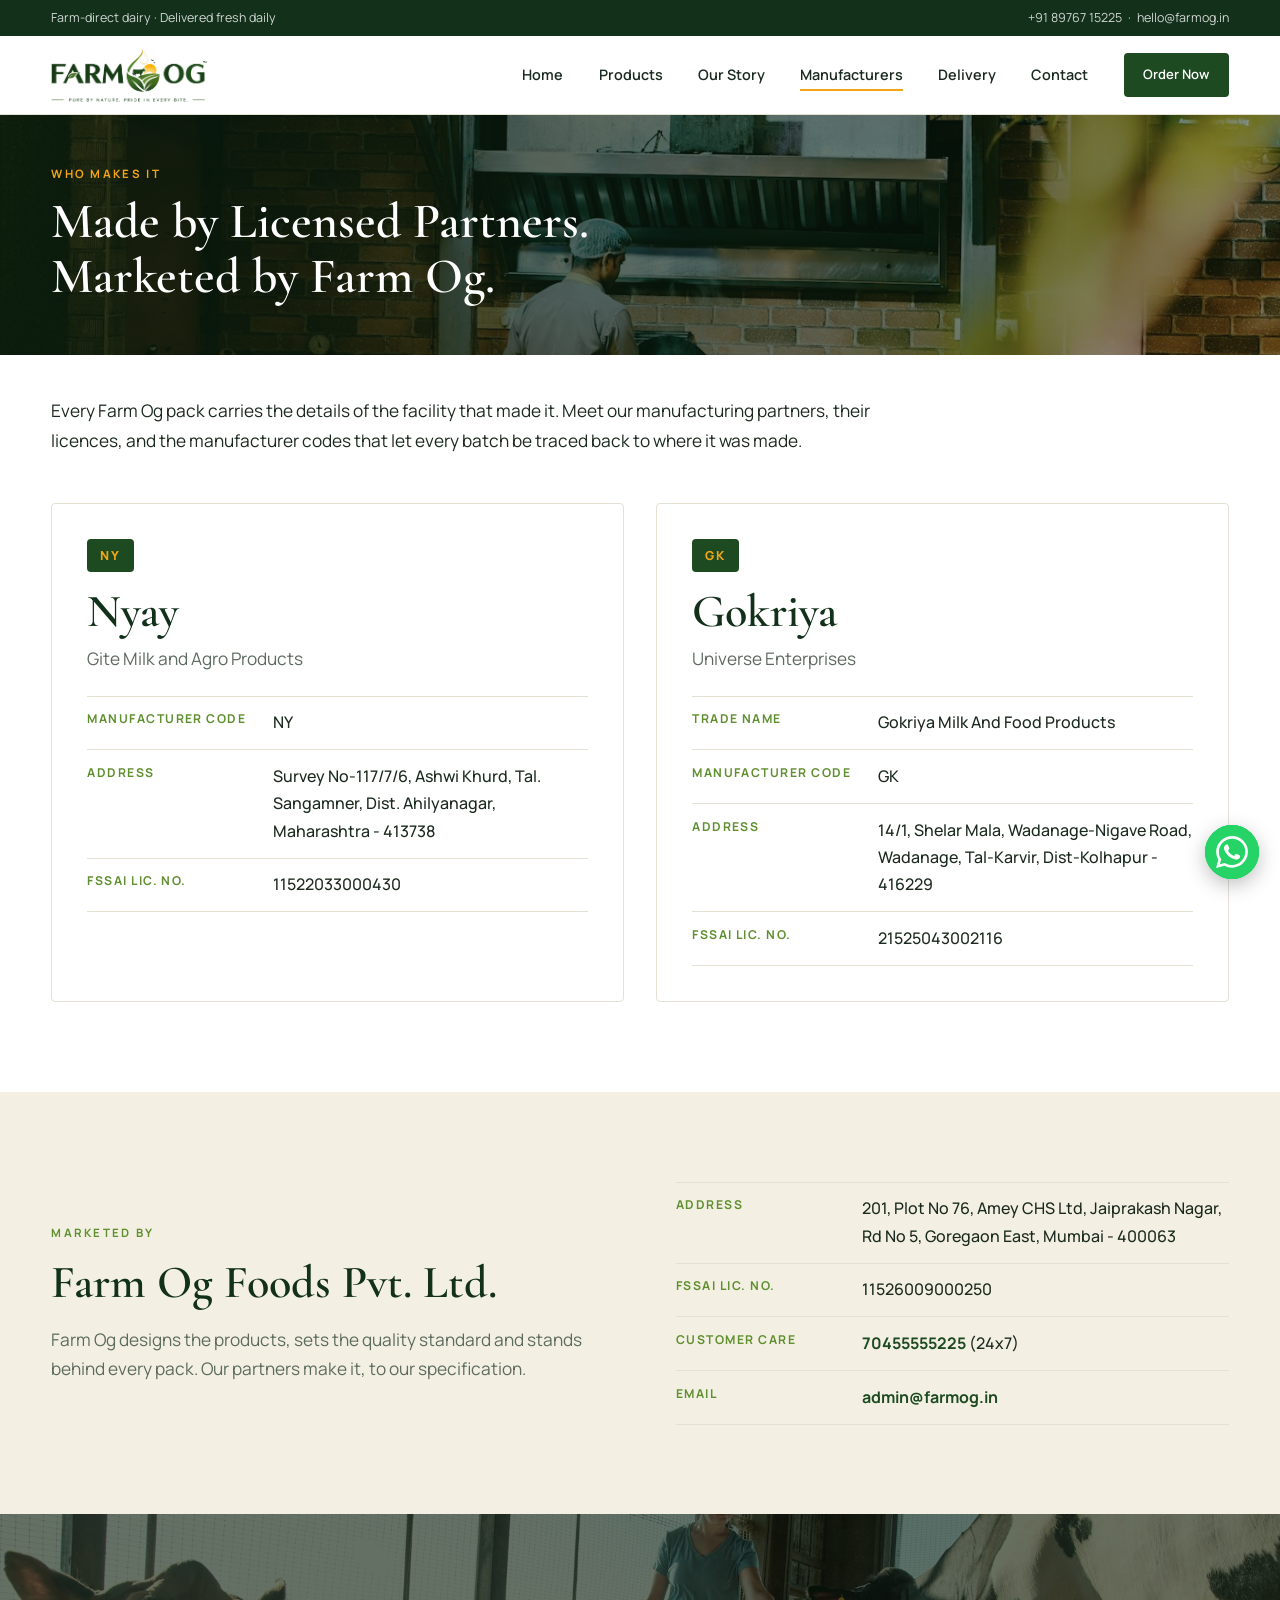
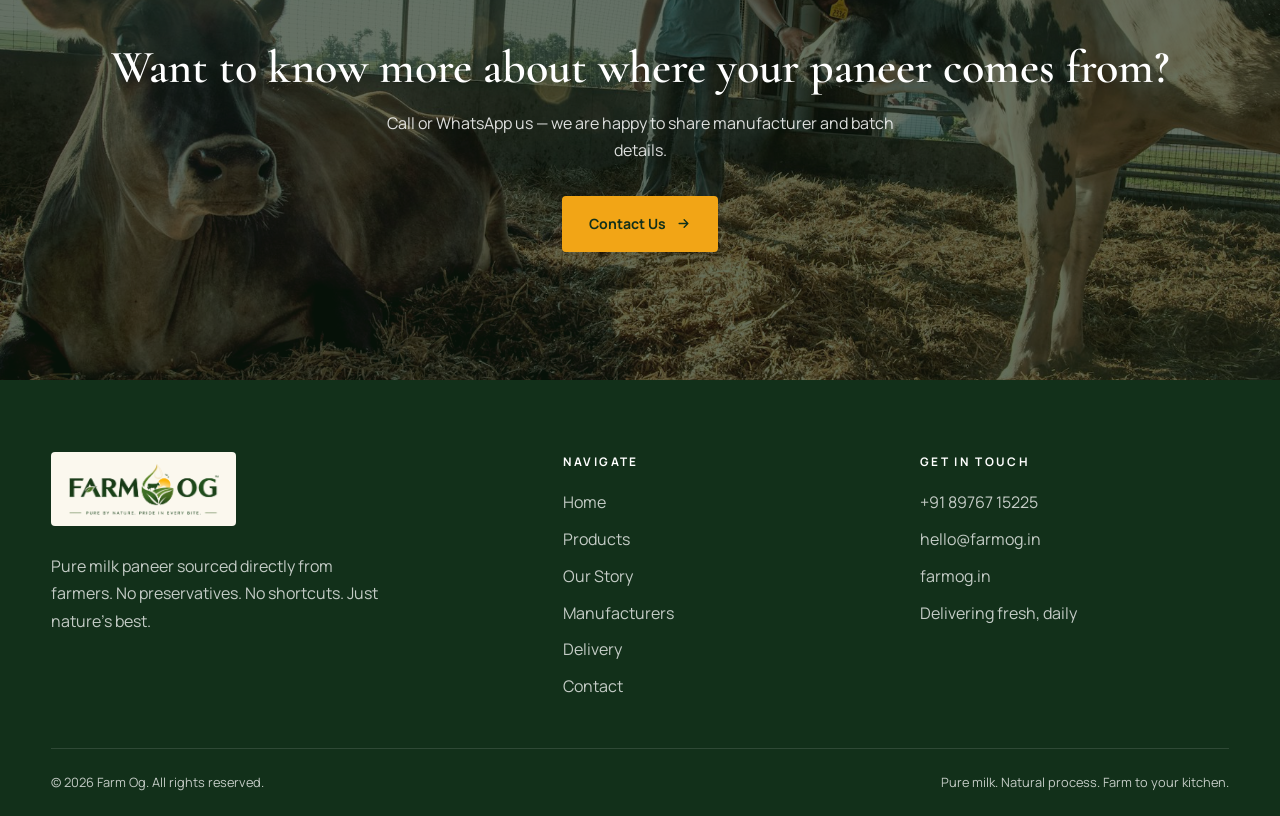
<file: manufacturers.html>
<!DOCTYPE html>
<html lang="en"><head>
<meta charset="utf-8"><meta name="viewport" content="width=device-width,initial-scale=1">
<title>Our Manufacturers — Farm Og</title><meta name="description" content="Licensed partner manufacturers, FSSAI licences and manufacturer codes behind every Farm Og pack.">
<link rel="canonical" href="https://farmog.in/manufacturers.html">
<meta name="robots" content="index,follow,max-image-preview:large">
<meta name="theme-color" content="#12301a">
<meta name="geo.region" content="IN"><meta name="author" content="Farm Og">
<meta property="og:type" content="website"><meta property="og:site_name" content="Farm Og">
<meta property="og:locale" content="en_IN"><meta property="og:title" content="Our Manufacturers — Farm Og">
<meta property="og:description" content="Licensed partner manufacturers, FSSAI licences and manufacturer codes behind every Farm Og pack."><meta property="og:url" content="https://farmog.in/manufacturers.html">
<meta property="og:image" content="https://farmog.in/assets/og-image.jpg"><meta property="og:image:width" content="1200"><meta property="og:image:height" content="630">
<meta property="og:image:alt" content="Farm Og — farm-direct paneer and dairy">
<meta name="twitter:card" content="summary_large_image"><meta name="twitter:title" content="Our Manufacturers — Farm Og">
<meta name="twitter:description" content="Licensed partner manufacturers, FSSAI licences and manufacturer codes behind every Farm Og pack."><meta name="twitter:image" content="https://farmog.in/assets/og-image.jpg">
<link rel="icon" href="assets/emblem.png"><link rel="apple-touch-icon" href="assets/emblem.png">

<link rel="preconnect" href="https://fonts.googleapis.com"><link rel="preconnect" href="https://fonts.gstatic.com" crossorigin>
<link href="https://fonts.googleapis.com/css2?family=Cormorant+Garamond:ital,wght@0,500;0,600;0,700;1,500;1,600&family=Manrope:wght@400;500;600;700;800&display=swap" rel="stylesheet">
<link rel="stylesheet" href="css/style.css">
</head><body>
<div class="topbar"><div class="wrap"><span>Farm-direct dairy · Delivered fresh daily</span><span><a href="tel:+918976715225">+91 89767 15225</a> &nbsp;·&nbsp; <a href="mailto:hello@farmog.in">hello@farmog.in</a></span></div></div>
<header class="nav"><div class="wrap">
 <a href="index.html" class="logo"><img src="assets/logo.png" alt="Farm Og"></a>
 <button class="burger" aria-label="Menu"><span></span><span></span><span></span></button>
 <ul class="menu"><li><a href="index.html" class="">Home</a></li><li><a href="products.html" class="">Products</a></li><li><a href="story.html" class="">Our Story</a></li><li><a href="manufacturers.html" class="active">Manufacturers</a></li><li><a href="delivery.html" class="">Delivery</a></li><li><a href="contact.html" class="">Contact</a></li><li><a href="contact.html" class="btn sm">Order Now</a></li></ul>
</div></header>
<section class="page-head" style="background-image:url(img/chef.jpg);background-position:center 40%">
<div class="wrap"><span class="eyebrow">Who Makes It</span><h1>Made by Licensed Partners. Marketed by Farm Og.</h1></div></section>
<section class="intro"><div class="wrap"><p class="lead">Every Farm Og pack carries the details of the facility that made it. Meet our manufacturing partners, their licences, and the manufacturer codes that let every batch be traced back to where it was made.</p></div></section>
<section><div class="wrap mgrid"><div class="mcard rv d0"><span class="code">NY</span><h2>Nyay</h2><p class="lead" style="margin:.4rem 0 1.4rem">Gite Milk and Agro Products</p><dl class="spec"><div><dt>Manufacturer code</dt><dd>NY</dd></div><div><dt>Address</dt><dd>Survey No-117/7/6, Ashwi Khurd, Tal. Sangamner, Dist. Ahilyanagar, Maharashtra - 413738</dd></div><div><dt>FSSAI Lic. No.</dt><dd>11522033000430</dd></div></dl></div><div class="mcard rv d1"><span class="code">GK</span><h2>Gokriya</h2><p class="lead" style="margin:.4rem 0 1.4rem">Universe Enterprises</p><dl class="spec"><div><dt>Trade name</dt><dd>Gokriya Milk And Food Products</dd></div><div><dt>Manufacturer code</dt><dd>GK</dd></div><div><dt>Address</dt><dd>14/1, Shelar Mala, Wadanage-Nigave Road, Wadanage, Tal-Karvir, Dist-Kolhapur - 416229</dd></div><div><dt>FSSAI Lic. No.</dt><dd>21525043002116</dd></div></dl></div></div></section>

<section class="tint"><div class="wrap split">
 <div class="rv"><span class="eyebrow">Marketed By</span><h2>Farm Og Foods Pvt. Ltd.</h2>
  <p class="lead" style="margin-top:1rem">Farm Og designs the products, sets the quality standard and stands behind every pack. Our partners make it, to our specification.</p></div>
 <div class="rv d1"><dl class="spec"><div><dt>Address</dt><dd>201, Plot No 76, Amey CHS Ltd, Jaiprakash Nagar, Rd No 5, Goregaon East, Mumbai - 400063</dd></div><div><dt>FSSAI Lic. No.</dt><dd>11526009000250</dd></div><div><dt>Customer care</dt><dd><a href="tel:+9170455555225">70455555225</a> (24x7)</dd></div><div><dt>Email</dt><dd><a href="mailto:admin@farmog.in">admin@farmog.in</a></dd></div></dl></div>
</div></section>

<section class="band" style="background-image:url(img/cta-farm.jpg)"><div class="wrap rv">
<h2>Want to know more about where your paneer comes from?</h2><p>Call or WhatsApp us — we are happy to share manufacturer and batch details.</p><a href="contact.html" class="btn gold">Contact Us <svg viewBox="0 0 24 24" fill="none" stroke="currentColor" stroke-width="2.2" stroke-linecap="round" stroke-linejoin="round"><path d="M5 12h14M13 6l6 6-6 6"/></svg></a></div></section>
<footer><div class="wrap">
 <div class="fgrid">
  <div><a href="index.html" class="flogo"><img src="assets/logo.png" alt="Farm Og"></a>
   <p style="max-width:34ch">Pure milk paneer sourced directly from farmers. No preservatives. No shortcuts. Just nature's best.</p></div>
  <div><h4>Navigate</h4><ul><li><a href="index.html">Home</a></li><li><a href="products.html">Products</a></li><li><a href="story.html">Our Story</a></li><li><a href="manufacturers.html">Manufacturers</a></li><li><a href="delivery.html">Delivery</a></li><li><a href="contact.html">Contact</a></li></ul></div>
  <div><h4>Get in touch</h4><ul>
   <li><a href="tel:+918976715225">+91 89767 15225</a></li>
   <li><a href="mailto:hello@farmog.in">hello@farmog.in</a></li>
   <li>farmog.in</li><li>Delivering fresh, daily</li></ul></div>
 </div>
 <div class="fbot"><span>© 2026 Farm Og. All rights reserved.</span><span>Pure milk. Natural process. Farm to your kitchen.</span></div>
</div></footer>
<a class="wa" href="https://wa.me/918976715225" target="_blank" rel="noopener" aria-label="WhatsApp"><svg viewBox="0 0 24 24"><path d="M17.472 14.382c-.297-.149-1.758-.867-2.03-.967-.273-.099-.471-.148-.67.15-.197.297-.767.966-.94 1.164-.173.199-.347.223-.644.075-.297-.15-1.255-.463-2.39-1.475-.883-.788-1.48-1.761-1.653-2.059-.173-.297-.018-.458.13-.606.134-.133.298-.347.446-.52.149-.174.198-.298.298-.497.099-.198.05-.371-.025-.52-.075-.149-.669-1.612-.916-2.207-.242-.579-.487-.5-.669-.51-.173-.008-.371-.01-.57-.01-.198 0-.52.074-.792.372-.272.297-1.04 1.016-1.04 2.479 0 1.462 1.065 2.875 1.213 3.074.149.198 2.096 3.2 5.077 4.487.709.306 1.262.489 1.694.625.712.227 1.36.195 1.871.118.571-.085 1.758-.719 2.006-1.413.248-.694.248-1.289.173-1.413-.074-.124-.272-.198-.57-.347m-5.421 7.403h-.004a9.87 9.87 0 01-5.031-1.378l-.361-.214-3.741.982.998-3.648-.235-.374a9.86 9.86 0 01-1.51-5.26c.001-5.45 4.436-9.884 9.888-9.884 2.64 0 5.122 1.03 6.988 2.898a9.825 9.825 0 012.893 6.994c-.003 5.45-4.437 9.884-9.885 9.884m8.413-18.297A11.815 11.815 0 0012.05 0C5.495 0 .16 5.335.157 11.892c0 2.096.547 4.142 1.588 5.945L.057 24l6.305-1.654a11.882 11.882 0 005.683 1.448h.005c6.554 0 11.89-5.335 11.893-11.893a11.821 11.821 0 00-3.48-8.413Z"/></svg></a>
<script src="js/main.js"></script>
<script type="application/ld+json">{"@context":"https://schema.org","@type":"BreadcrumbList","itemListElement":[{"@type":"ListItem","position":1,"name":"Home","item":"https://farmog.in/"},{"@type":"ListItem","position":2,"name":"Manufacturers","item":"https://farmog.in/manufacturers.html"}]}</script><script type="application/ld+json">{"@context":"https://schema.org","@type":"WebPage","@id":"https://farmog.in/manufacturers.html#page","url":"https://farmog.in/manufacturers.html","name":"Our Manufacturers — Farm Og","description":"Licensed partner manufacturers and marketer details for Farm Og dairy.","isPartOf":{"@id":"https://farmog.in/#website"},"about":{"@id":"https://farmog.in/#business"},"inLanguage":"en-IN"}</script><script type="application/ld+json">{"@context":"https://schema.org","@type":"Organization","name":"Gite Milk and Agro Products","identifier":"FSSAI 11522033000430","address":{"@type":"PostalAddress","streetAddress":"Survey No-117/7/6, Ashwi Khurd, Tal. Sangamner","addressRegion":"Maharashtra","postalCode":"413738","addressCountry":"IN"}}</script><script type="application/ld+json">{"@context":"https://schema.org","@type":"Organization","name":"Universe Enterprises","alternateName":"Gokriya Milk And Food Products","identifier":"FSSAI 21525043002116","address":{"@type":"PostalAddress","streetAddress":"14/1, Shelar Mala, Wadanage-Nigave Road, Wadanage, Tal-Karvir","addressLocality":"Kolhapur","addressRegion":"Maharashtra","postalCode":"416229","addressCountry":"IN"}}</script>
</body></html>
</file>
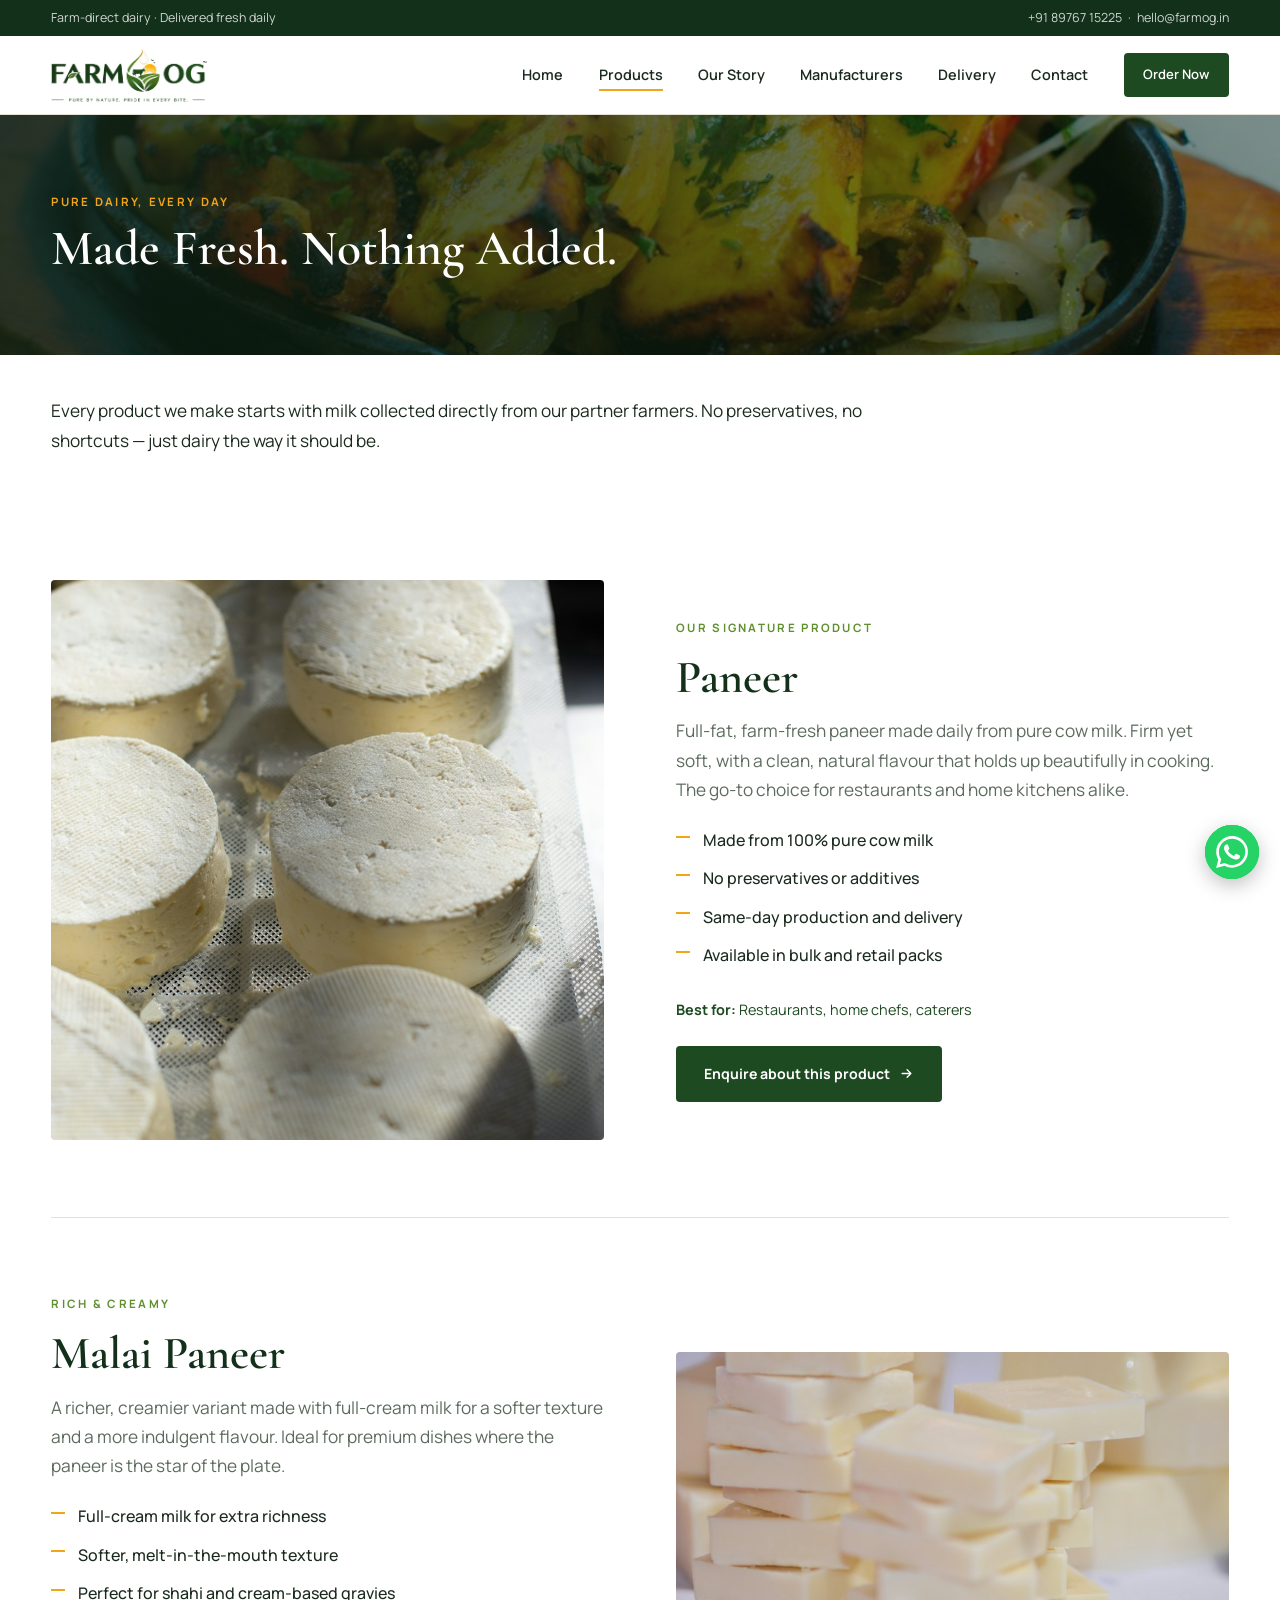
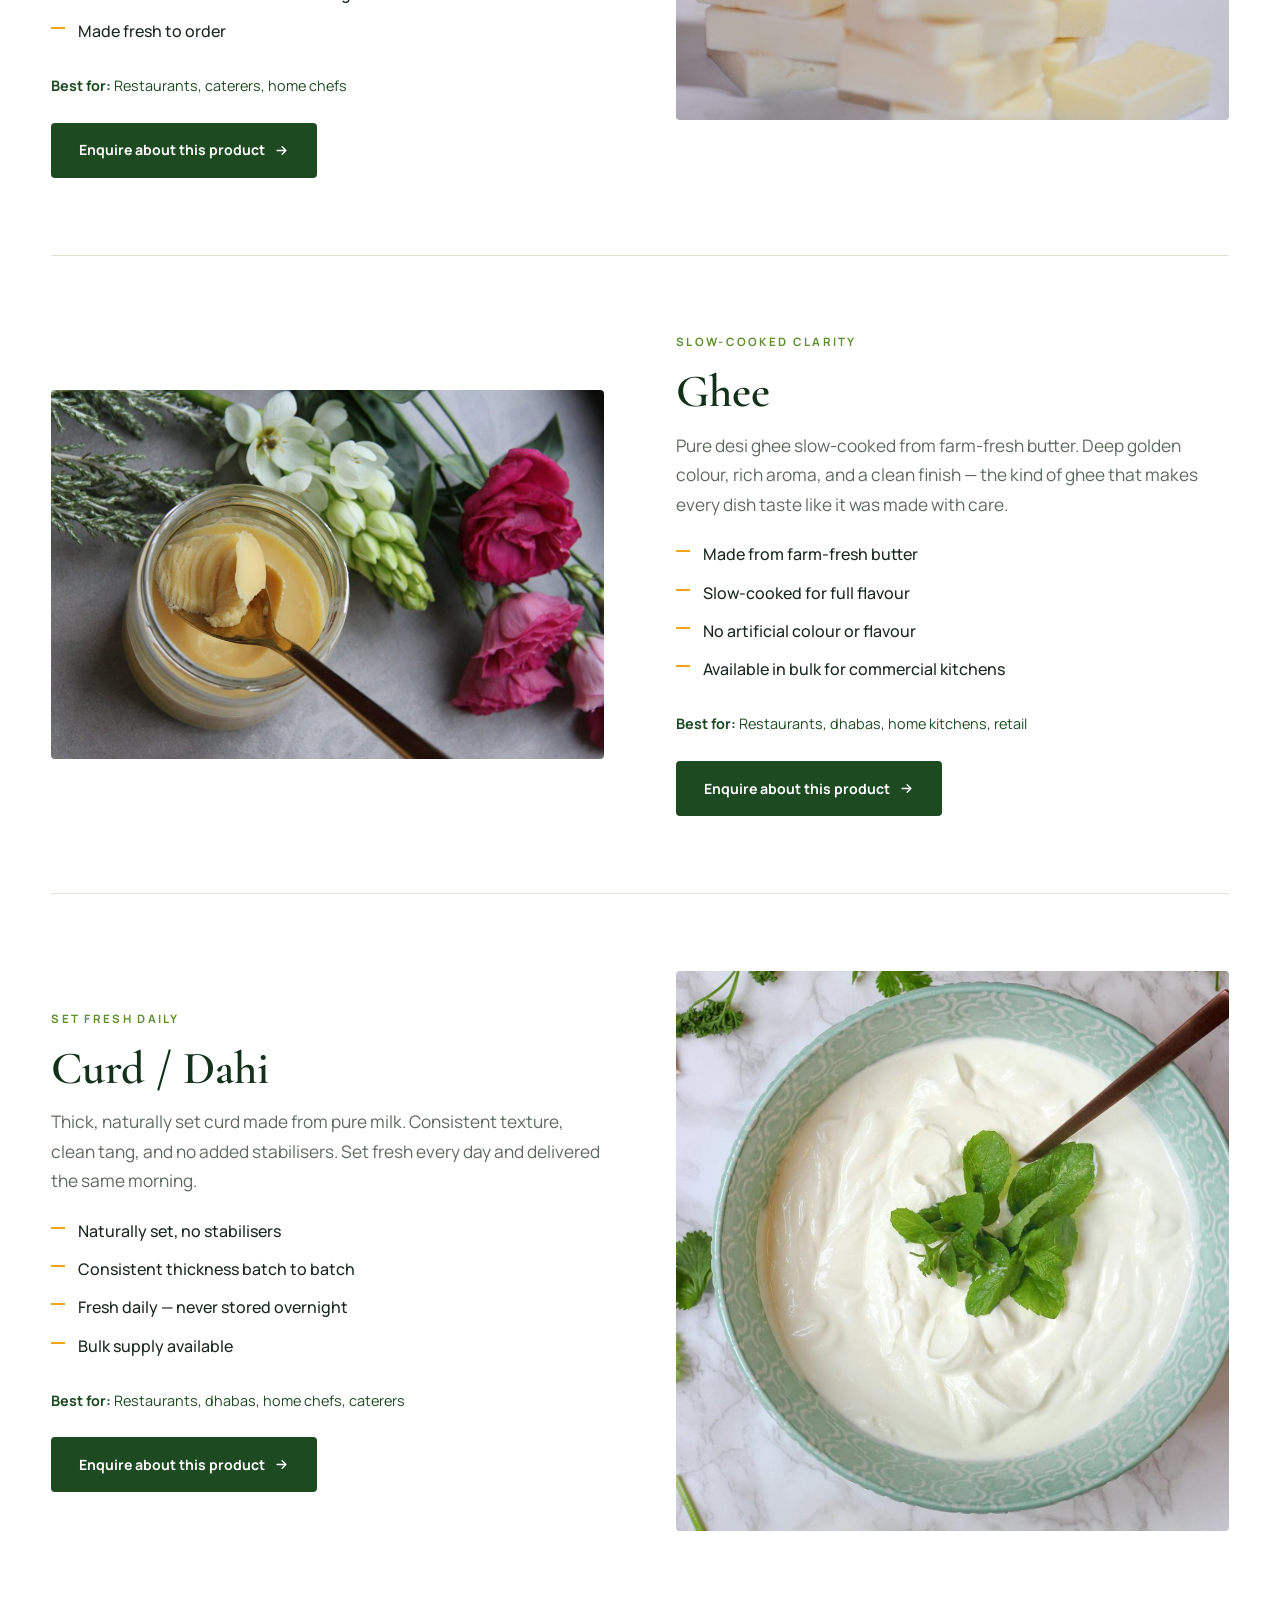
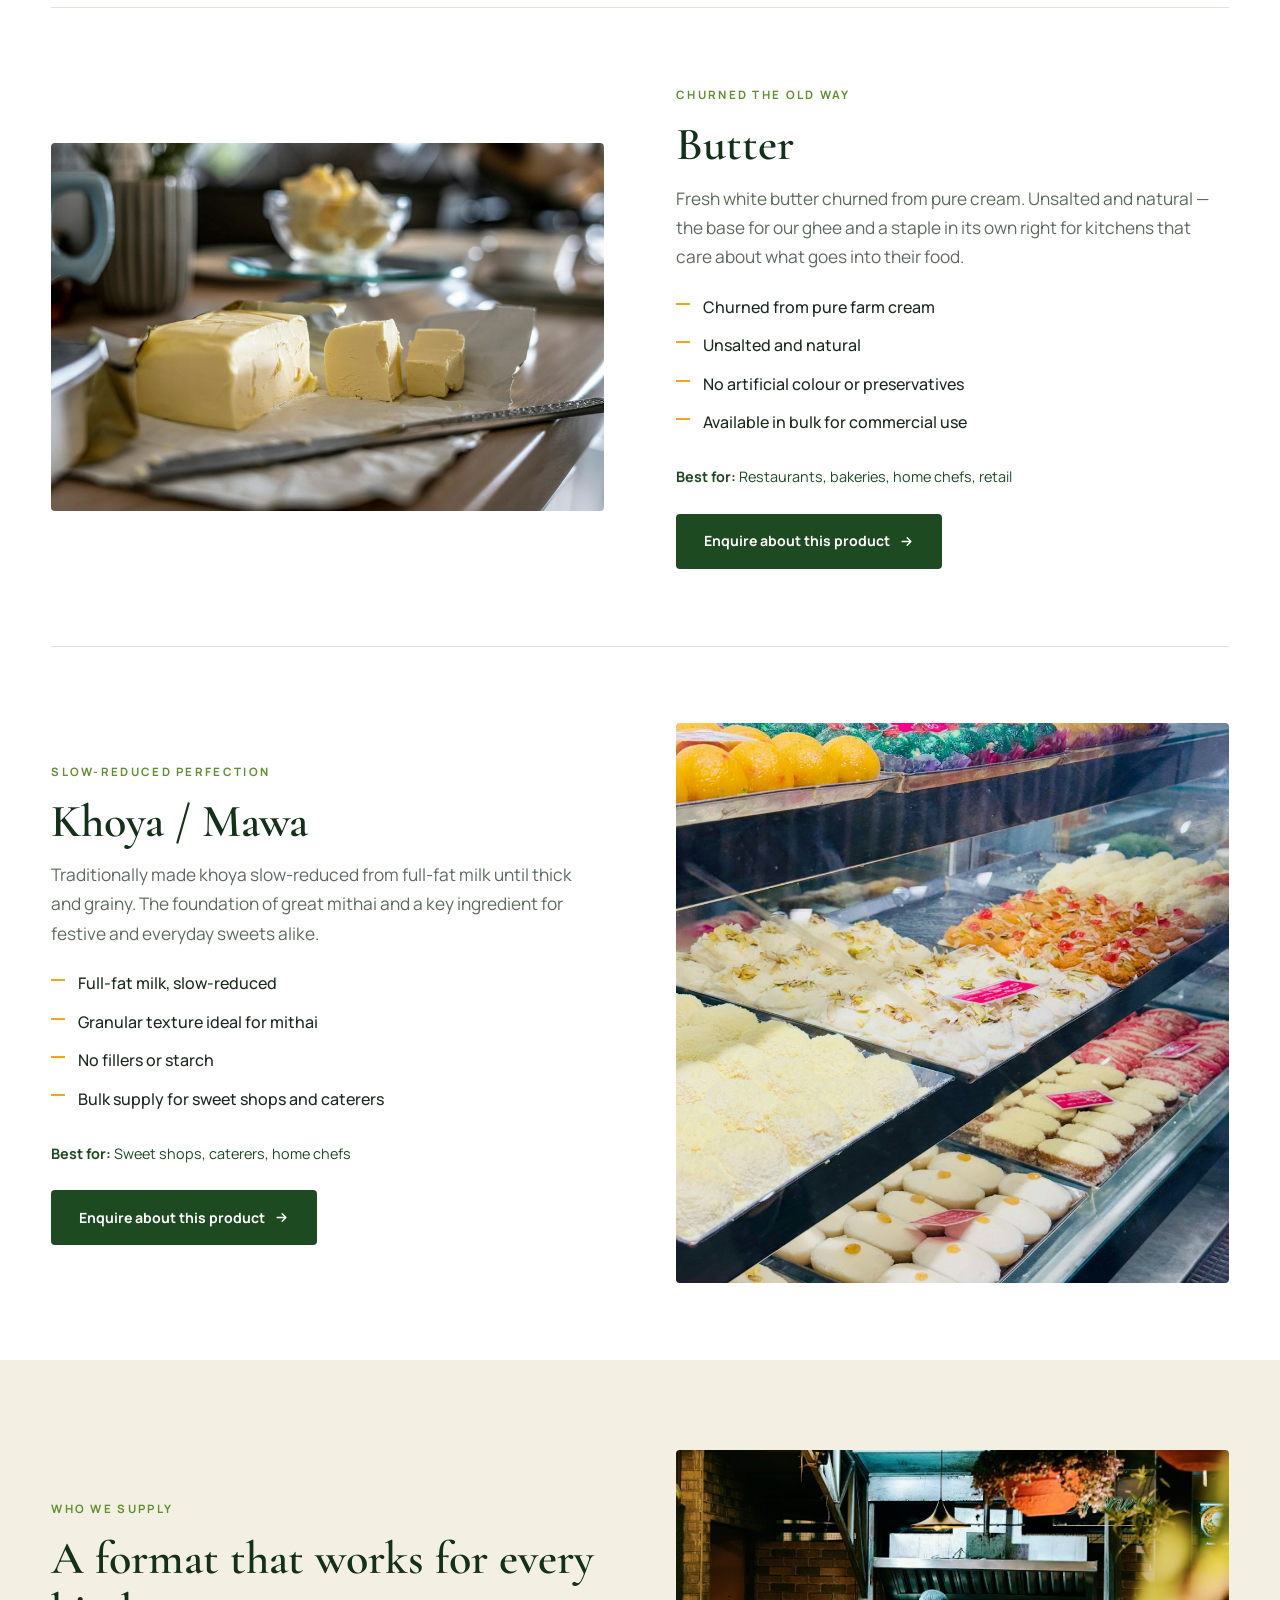
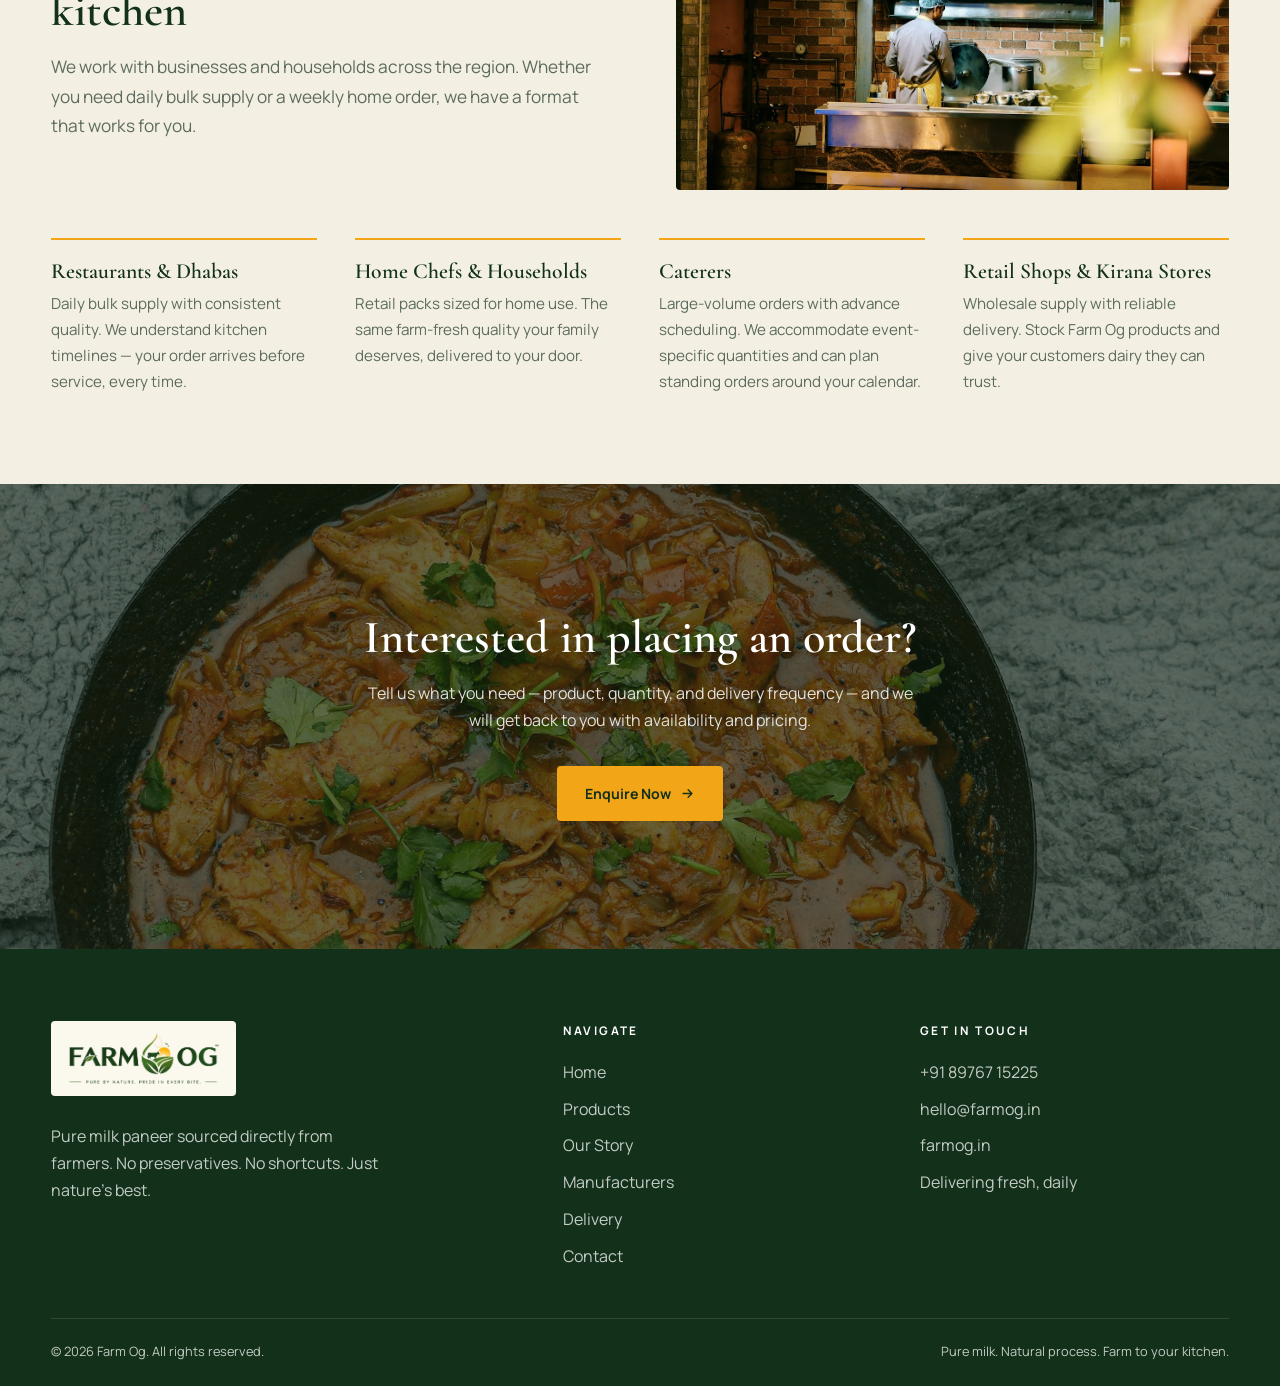
<file: products.html>
<!DOCTYPE html>
<html lang="en"><head>
<meta charset="utf-8"><meta name="viewport" content="width=device-width,initial-scale=1">
<title>Our Products — Farm Og</title><meta name="description" content="Paneer, malai paneer, ghee, curd, butter and khoya — made fresh daily with no preservatives.">
<link rel="canonical" href="https://farmog.in/products.html">
<meta name="robots" content="index,follow,max-image-preview:large">
<meta name="theme-color" content="#12301a">
<meta name="geo.region" content="IN"><meta name="author" content="Farm Og">
<meta property="og:type" content="website"><meta property="og:site_name" content="Farm Og">
<meta property="og:locale" content="en_IN"><meta property="og:title" content="Our Products — Farm Og">
<meta property="og:description" content="Paneer, malai paneer, ghee, curd, butter and khoya — made fresh daily with no preservatives."><meta property="og:url" content="https://farmog.in/products.html">
<meta property="og:image" content="https://farmog.in/assets/og-image.jpg"><meta property="og:image:width" content="1200"><meta property="og:image:height" content="630">
<meta property="og:image:alt" content="Farm Og — farm-direct paneer and dairy">
<meta name="twitter:card" content="summary_large_image"><meta name="twitter:title" content="Our Products — Farm Og">
<meta name="twitter:description" content="Paneer, malai paneer, ghee, curd, butter and khoya — made fresh daily with no preservatives."><meta name="twitter:image" content="https://farmog.in/assets/og-image.jpg">
<link rel="icon" href="assets/emblem.png"><link rel="apple-touch-icon" href="assets/emblem.png">

<link rel="preconnect" href="https://fonts.googleapis.com"><link rel="preconnect" href="https://fonts.gstatic.com" crossorigin>
<link href="https://fonts.googleapis.com/css2?family=Cormorant+Garamond:ital,wght@0,500;0,600;0,700;1,500;1,600&family=Manrope:wght@400;500;600;700;800&display=swap" rel="stylesheet">
<link rel="stylesheet" href="css/style.css">
</head><body>
<div class="topbar"><div class="wrap"><span>Farm-direct dairy · Delivered fresh daily</span><span><a href="tel:+918976715225">+91 89767 15225</a> &nbsp;·&nbsp; <a href="mailto:hello@farmog.in">hello@farmog.in</a></span></div></div>
<header class="nav"><div class="wrap">
 <a href="index.html" class="logo"><img src="assets/logo.png" alt="Farm Og"></a>
 <button class="burger" aria-label="Menu"><span></span><span></span><span></span></button>
 <ul class="menu"><li><a href="index.html" class="">Home</a></li><li><a href="products.html" class="active">Products</a></li><li><a href="story.html" class="">Our Story</a></li><li><a href="manufacturers.html" class="">Manufacturers</a></li><li><a href="delivery.html" class="">Delivery</a></li><li><a href="contact.html" class="">Contact</a></li><li><a href="contact.html" class="btn sm">Order Now</a></li></ul>
</div></header>
<section class="page-head" style="background-image:url(img/paneer-b.jpg);background-position:center 55%">
<div class="wrap"><span class="eyebrow">Pure Dairy, Every Day</span><h1>Made Fresh. Nothing Added.</h1></div></section>
<section class="intro"><div class="wrap"><p class="lead">Every product we make starts with milk collected directly from our partner farmers. No preservatives, no shortcuts — just dairy the way it should be.</p></div></section>
<section class="prods"><div class="wrap split prow">
<div class="pic rv"><img src="img/paneer-c.jpg" alt="Paneer" loading="lazy"></div>
<div class="rv d1"><span class="eyebrow">Our Signature Product</span><h2>Paneer</h2><p class="lead" style="margin-top:.8rem">Full-fat, farm-fresh paneer made daily from pure cow milk. Firm yet soft, with a clean, natural flavour that holds up beautifully in cooking. The go-to choice for restaurants and home kitchens alike.</p>
<ul class="ticks"><li>Made from 100% pure cow milk</li><li>No preservatives or additives</li><li>Same-day production and delivery</li><li>Available in bulk and retail packs</li></ul>
<p class="best"><b>Best for:</b> Restaurants, home chefs, caterers</p>
<a class="btn" href="contact.html?product=Paneer">Enquire about this product <svg viewBox="0 0 24 24" fill="none" stroke="currentColor" stroke-width="2.2" stroke-linecap="round" stroke-linejoin="round"><path d="M5 12h14M13 6l6 6-6 6"/></svg></a></div></div><div class="wrap split prow rev">
<div class="pic rv"><img src="img/butter-b.jpg" alt="Malai Paneer" loading="lazy"></div>
<div class="rv d1"><span class="eyebrow">Rich &amp; Creamy</span><h2>Malai Paneer</h2><p class="lead" style="margin-top:.8rem">A richer, creamier variant made with full-cream milk for a softer texture and a more indulgent flavour. Ideal for premium dishes where the paneer is the star of the plate.</p>
<ul class="ticks"><li>Full-cream milk for extra richness</li><li>Softer, melt-in-the-mouth texture</li><li>Perfect for shahi and cream-based gravies</li><li>Made fresh to order</li></ul>
<p class="best"><b>Best for:</b> Restaurants, caterers, home chefs</p>
<a class="btn" href="contact.html?product=Malai%20Paneer">Enquire about this product <svg viewBox="0 0 24 24" fill="none" stroke="currentColor" stroke-width="2.2" stroke-linecap="round" stroke-linejoin="round"><path d="M5 12h14M13 6l6 6-6 6"/></svg></a></div></div><div class="wrap split prow">
<div class="pic rv"><img src="img/ghee-a.jpg" alt="Ghee" loading="lazy"></div>
<div class="rv d1"><span class="eyebrow">Slow-Cooked Clarity</span><h2>Ghee</h2><p class="lead" style="margin-top:.8rem">Pure desi ghee slow-cooked from farm-fresh butter. Deep golden colour, rich aroma, and a clean finish — the kind of ghee that makes every dish taste like it was made with care.</p>
<ul class="ticks"><li>Made from farm-fresh butter</li><li>Slow-cooked for full flavour</li><li>No artificial colour or flavour</li><li>Available in bulk for commercial kitchens</li></ul>
<p class="best"><b>Best for:</b> Restaurants, dhabas, home kitchens, retail</p>
<a class="btn" href="contact.html?product=Ghee">Enquire about this product <svg viewBox="0 0 24 24" fill="none" stroke="currentColor" stroke-width="2.2" stroke-linecap="round" stroke-linejoin="round"><path d="M5 12h14M13 6l6 6-6 6"/></svg></a></div></div><div class="wrap split prow rev">
<div class="pic rv"><img src="img/curd.jpg" alt="Curd / Dahi" loading="lazy"></div>
<div class="rv d1"><span class="eyebrow">Set Fresh Daily</span><h2>Curd / Dahi</h2><p class="lead" style="margin-top:.8rem">Thick, naturally set curd made from pure milk. Consistent texture, clean tang, and no added stabilisers. Set fresh every day and delivered the same morning.</p>
<ul class="ticks"><li>Naturally set, no stabilisers</li><li>Consistent thickness batch to batch</li><li>Fresh daily — never stored overnight</li><li>Bulk supply available</li></ul>
<p class="best"><b>Best for:</b> Restaurants, dhabas, home chefs, caterers</p>
<a class="btn" href="contact.html?product=Curd%20%2F%20Dahi">Enquire about this product <svg viewBox="0 0 24 24" fill="none" stroke="currentColor" stroke-width="2.2" stroke-linecap="round" stroke-linejoin="round"><path d="M5 12h14M13 6l6 6-6 6"/></svg></a></div></div><div class="wrap split prow">
<div class="pic rv"><img src="img/butter-a.jpg" alt="Butter" loading="lazy"></div>
<div class="rv d1"><span class="eyebrow">Churned the Old Way</span><h2>Butter</h2><p class="lead" style="margin-top:.8rem">Fresh white butter churned from pure cream. Unsalted and natural — the base for our ghee and a staple in its own right for kitchens that care about what goes into their food.</p>
<ul class="ticks"><li>Churned from pure farm cream</li><li>Unsalted and natural</li><li>No artificial colour or preservatives</li><li>Available in bulk for commercial use</li></ul>
<p class="best"><b>Best for:</b> Restaurants, bakeries, home chefs, retail</p>
<a class="btn" href="contact.html?product=Butter">Enquire about this product <svg viewBox="0 0 24 24" fill="none" stroke="currentColor" stroke-width="2.2" stroke-linecap="round" stroke-linejoin="round"><path d="M5 12h14M13 6l6 6-6 6"/></svg></a></div></div><div class="wrap split prow rev">
<div class="pic rv"><img src="img/sweets-a.jpg" alt="Khoya / Mawa" loading="lazy"></div>
<div class="rv d1"><span class="eyebrow">Slow-Reduced Perfection</span><h2>Khoya / Mawa</h2><p class="lead" style="margin-top:.8rem">Traditionally made khoya slow-reduced from full-fat milk until thick and grainy. The foundation of great mithai and a key ingredient for festive and everyday sweets alike.</p>
<ul class="ticks"><li>Full-fat milk, slow-reduced</li><li>Granular texture ideal for mithai</li><li>No fillers or starch</li><li>Bulk supply for sweet shops and caterers</li></ul>
<p class="best"><b>Best for:</b> Sweet shops, caterers, home chefs</p>
<a class="btn" href="contact.html?product=Khoya%20%2F%20Mawa">Enquire about this product <svg viewBox="0 0 24 24" fill="none" stroke="currentColor" stroke-width="2.2" stroke-linecap="round" stroke-linejoin="round"><path d="M5 12h14M13 6l6 6-6 6"/></svg></a></div></div></section>
<section class="tint"><div class="wrap split">
 <div class="rv"><span class="eyebrow">Who We Supply</span><h2>A format that works for every kitchen</h2>
 <p class="lead" style="margin-top:1rem">We work with businesses and households across the region. Whether you need daily bulk supply or a weekly home order, we have a format that works for you.</p></div>
 <div class="pic rv d1"><img src="img/chef.jpg" alt="Restaurant kitchen" loading="lazy"></div></div>
 <div class="wrap cols" style="margin-top:3rem"><div class="col rv d0"><h3>Restaurants &amp; Dhabas</h3><p>Daily bulk supply with consistent quality. We understand kitchen timelines — your order arrives before service, every time.</p></div><div class="col rv d1"><h3>Home Chefs &amp; Households</h3><p>Retail packs sized for home use. The same farm-fresh quality your family deserves, delivered to your door.</p></div><div class="col rv d2"><h3>Caterers</h3><p>Large-volume orders with advance scheduling. We accommodate event-specific quantities and can plan standing orders around your calendar.</p></div><div class="col rv d3"><h3>Retail Shops &amp; Kirana Stores</h3><p>Wholesale supply with reliable delivery. Stock Farm Og products and give your customers dairy they can trust.</p></div></div></section>
<section class="band" style="background-image:url(img/cta-paneer-dish.jpg)"><div class="wrap rv">
<h2>Interested in placing an order?</h2><p>Tell us what you need — product, quantity, and delivery frequency — and we will get back to you with availability and pricing.</p><a href="contact.html" class="btn gold">Enquire Now <svg viewBox="0 0 24 24" fill="none" stroke="currentColor" stroke-width="2.2" stroke-linecap="round" stroke-linejoin="round"><path d="M5 12h14M13 6l6 6-6 6"/></svg></a></div></section>
<footer><div class="wrap">
 <div class="fgrid">
  <div><a href="index.html" class="flogo"><img src="assets/logo.png" alt="Farm Og"></a>
   <p style="max-width:34ch">Pure milk paneer sourced directly from farmers. No preservatives. No shortcuts. Just nature's best.</p></div>
  <div><h4>Navigate</h4><ul><li><a href="index.html">Home</a></li><li><a href="products.html">Products</a></li><li><a href="story.html">Our Story</a></li><li><a href="manufacturers.html">Manufacturers</a></li><li><a href="delivery.html">Delivery</a></li><li><a href="contact.html">Contact</a></li></ul></div>
  <div><h4>Get in touch</h4><ul>
   <li><a href="tel:+918976715225">+91 89767 15225</a></li>
   <li><a href="mailto:hello@farmog.in">hello@farmog.in</a></li>
   <li>farmog.in</li><li>Delivering fresh, daily</li></ul></div>
 </div>
 <div class="fbot"><span>© 2026 Farm Og. All rights reserved.</span><span>Pure milk. Natural process. Farm to your kitchen.</span></div>
</div></footer>
<a class="wa" href="https://wa.me/918976715225" target="_blank" rel="noopener" aria-label="WhatsApp"><svg viewBox="0 0 24 24"><path d="M17.472 14.382c-.297-.149-1.758-.867-2.03-.967-.273-.099-.471-.148-.67.15-.197.297-.767.966-.94 1.164-.173.199-.347.223-.644.075-.297-.15-1.255-.463-2.39-1.475-.883-.788-1.48-1.761-1.653-2.059-.173-.297-.018-.458.13-.606.134-.133.298-.347.446-.52.149-.174.198-.298.298-.497.099-.198.05-.371-.025-.52-.075-.149-.669-1.612-.916-2.207-.242-.579-.487-.5-.669-.51-.173-.008-.371-.01-.57-.01-.198 0-.52.074-.792.372-.272.297-1.04 1.016-1.04 2.479 0 1.462 1.065 2.875 1.213 3.074.149.198 2.096 3.2 5.077 4.487.709.306 1.262.489 1.694.625.712.227 1.36.195 1.871.118.571-.085 1.758-.719 2.006-1.413.248-.694.248-1.289.173-1.413-.074-.124-.272-.198-.57-.347m-5.421 7.403h-.004a9.87 9.87 0 01-5.031-1.378l-.361-.214-3.741.982.998-3.648-.235-.374a9.86 9.86 0 01-1.51-5.26c.001-5.45 4.436-9.884 9.888-9.884 2.64 0 5.122 1.03 6.988 2.898a9.825 9.825 0 012.893 6.994c-.003 5.45-4.437 9.884-9.885 9.884m8.413-18.297A11.815 11.815 0 0012.05 0C5.495 0 .16 5.335.157 11.892c0 2.096.547 4.142 1.588 5.945L.057 24l6.305-1.654a11.882 11.882 0 005.683 1.448h.005c6.554 0 11.89-5.335 11.893-11.893a11.821 11.821 0 00-3.48-8.413Z"/></svg></a>
<script src="js/main.js"></script>
<script type="application/ld+json">{"@context":"https://schema.org","@type":"BreadcrumbList","itemListElement":[{"@type":"ListItem","position":1,"name":"Home","item":"https://farmog.in/"},{"@type":"ListItem","position":2,"name":"Products","item":"https://farmog.in/products.html"}]}</script><script type="application/ld+json">{"@context":"https://schema.org","@type":"CollectionPage","@id":"https://farmog.in/products.html#page","url":"https://farmog.in/products.html","name":"Our Products — Farm Og","description":"Paneer, malai paneer, ghee, curd, butter and khoya.","isPartOf":{"@id":"https://farmog.in/#website"},"about":{"@id":"https://farmog.in/#business"},"inLanguage":"en-IN"}</script><script type="application/ld+json">{"@context":"https://schema.org","@type":"ItemList","name":"Farm Og products","itemListElement":[{"@type":"ListItem","position":1,"item":{"@type":"Product","name":"Paneer","description":"Full-fat, farm-fresh paneer made daily from pure cow milk. Firm yet soft, with a clean, natural flavour that holds up beautifully in cooking. The go-to choice for restaurants and home kitchens alike.","image":"https://farmog.in/img/paneer-c.jpg","brand":{"@type":"Brand","name":"Farm Og"},"category":"Dairy","manufacturer":{"@id":"https://farmog.in/#business"}}},{"@type":"ListItem","position":2,"item":{"@type":"Product","name":"Malai Paneer","description":"A richer, creamier variant made with full-cream milk for a softer texture and a more indulgent flavour. Ideal for premium dishes where the paneer is the star of the plate.","image":"https://farmog.in/img/butter-b.jpg","brand":{"@type":"Brand","name":"Farm Og"},"category":"Dairy","manufacturer":{"@id":"https://farmog.in/#business"}}},{"@type":"ListItem","position":3,"item":{"@type":"Product","name":"Ghee","description":"Pure desi ghee slow-cooked from farm-fresh butter. Deep golden colour, rich aroma, and a clean finish — the kind of ghee that makes every dish taste like it was made with care.","image":"https://farmog.in/img/ghee-a.jpg","brand":{"@type":"Brand","name":"Farm Og"},"category":"Dairy","manufacturer":{"@id":"https://farmog.in/#business"}}},{"@type":"ListItem","position":4,"item":{"@type":"Product","name":"Curd / Dahi","description":"Thick, naturally set curd made from pure milk. Consistent texture, clean tang, and no added stabilisers. Set fresh every day and delivered the same morning.","image":"https://farmog.in/img/curd.jpg","brand":{"@type":"Brand","name":"Farm Og"},"category":"Dairy","manufacturer":{"@id":"https://farmog.in/#business"}}},{"@type":"ListItem","position":5,"item":{"@type":"Product","name":"Butter","description":"Fresh white butter churned from pure cream. Unsalted and natural — the base for our ghee and a staple in its own right for kitchens that care about what goes into their food.","image":"https://farmog.in/img/butter-a.jpg","brand":{"@type":"Brand","name":"Farm Og"},"category":"Dairy","manufacturer":{"@id":"https://farmog.in/#business"}}},{"@type":"ListItem","position":6,"item":{"@type":"Product","name":"Khoya / Mawa","description":"Traditionally made khoya slow-reduced from full-fat milk until thick and grainy. The foundation of great mithai and a key ingredient for festive and everyday sweets alike.","image":"https://farmog.in/img/sweets-a.jpg","brand":{"@type":"Brand","name":"Farm Og"},"category":"Dairy","manufacturer":{"@id":"https://farmog.in/#business"}}}]}</script>
</body></html>
</file>
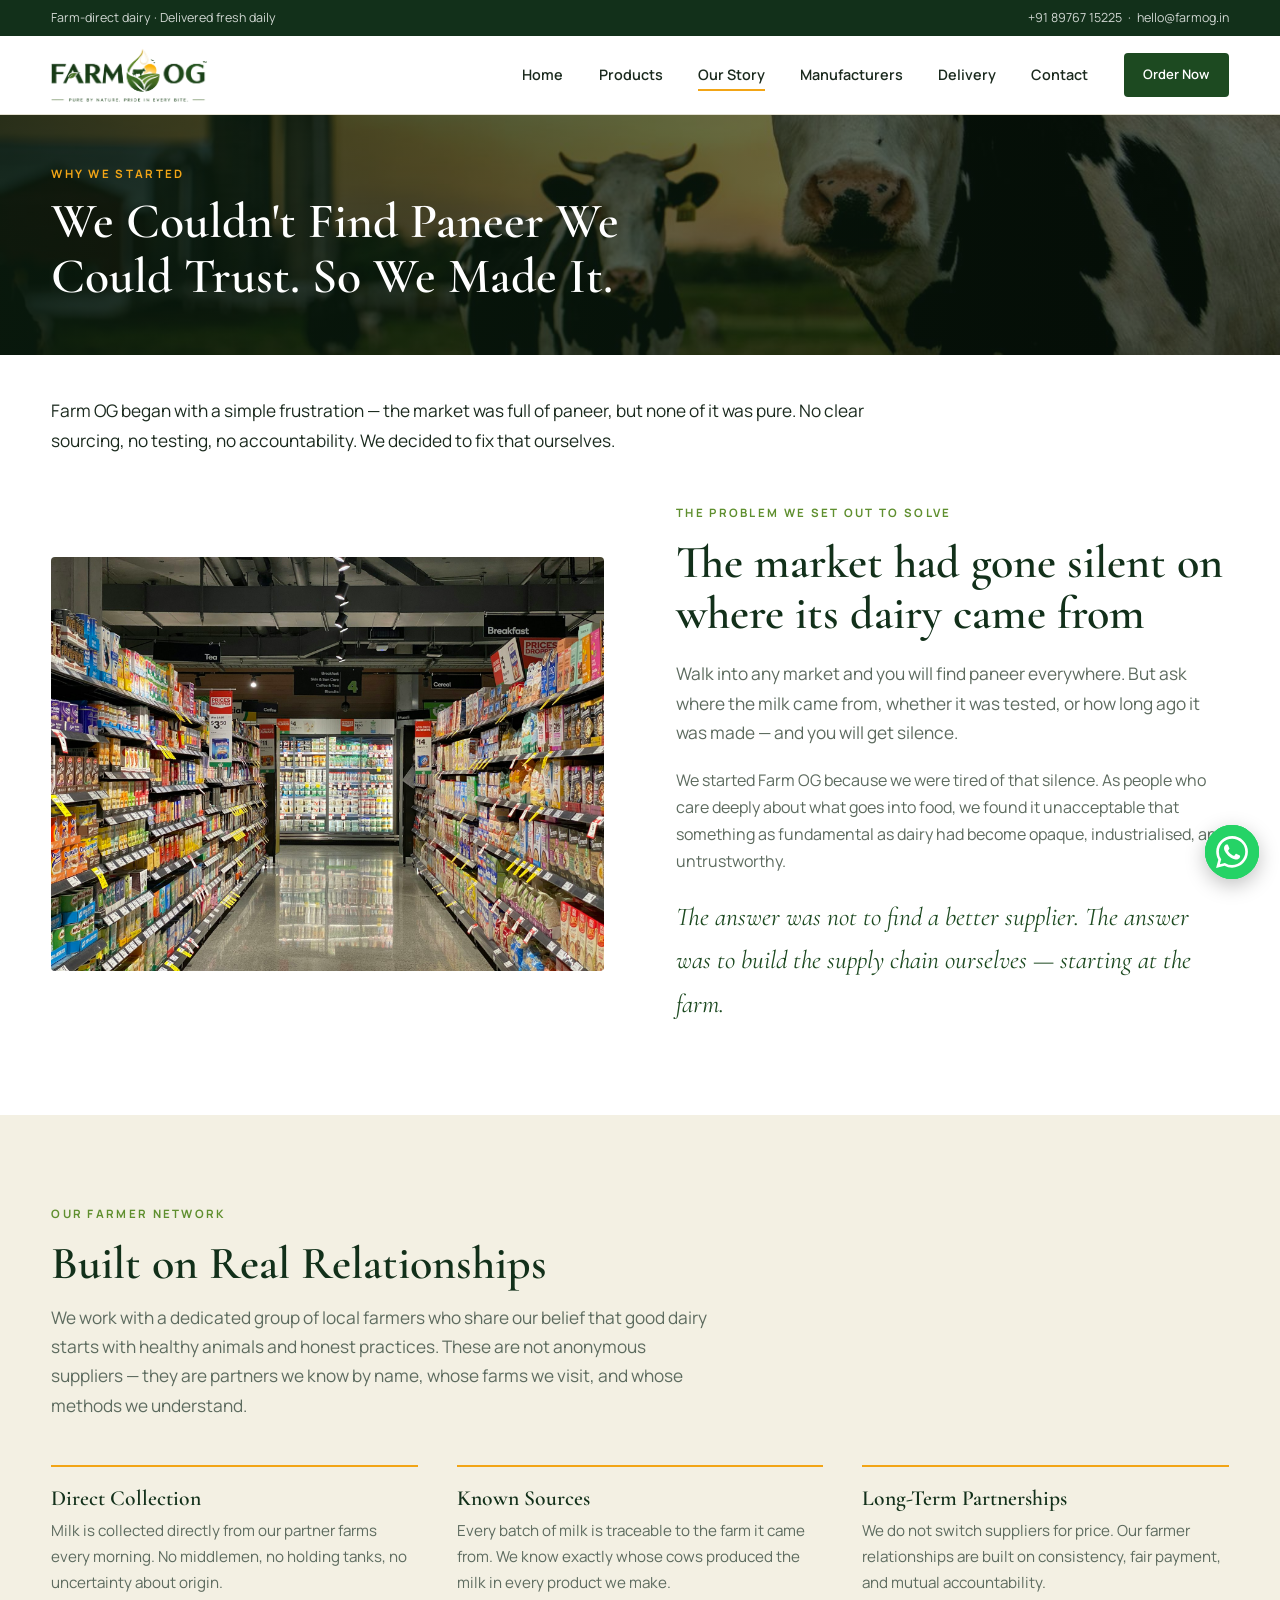
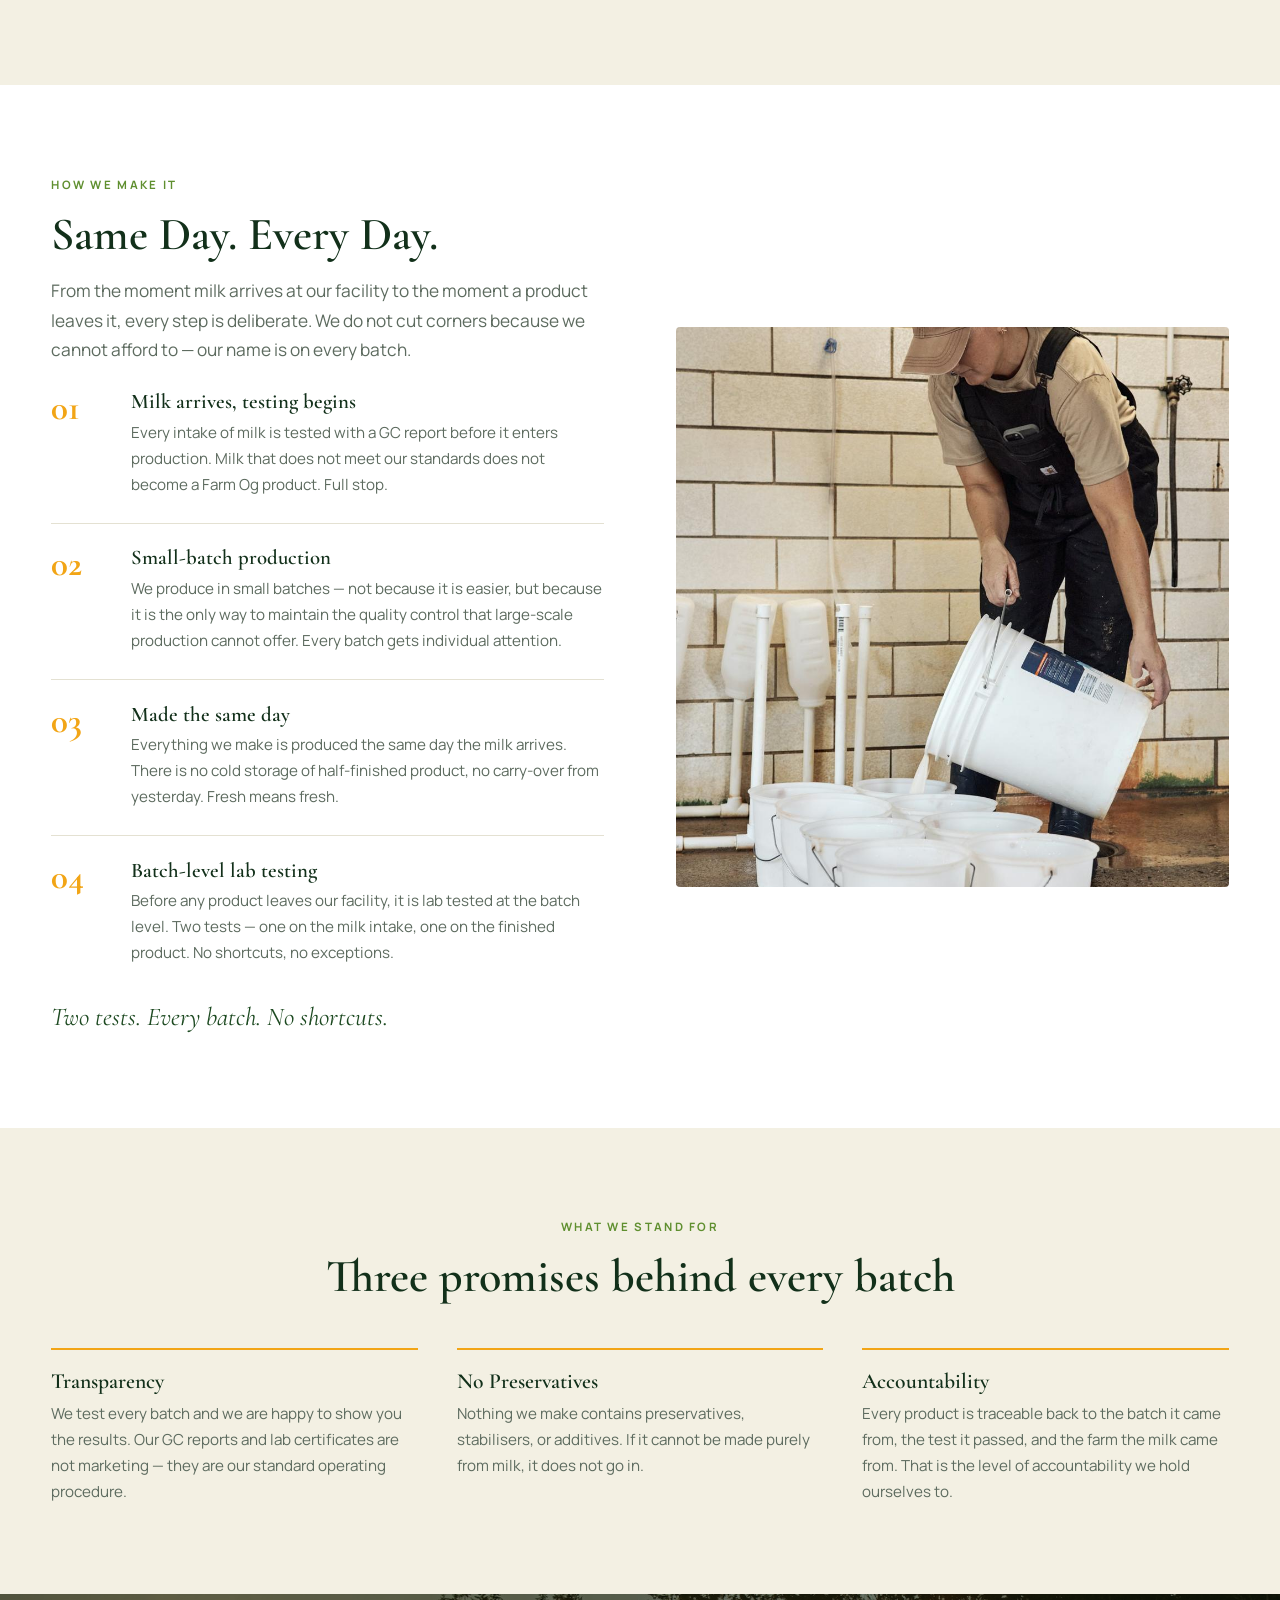
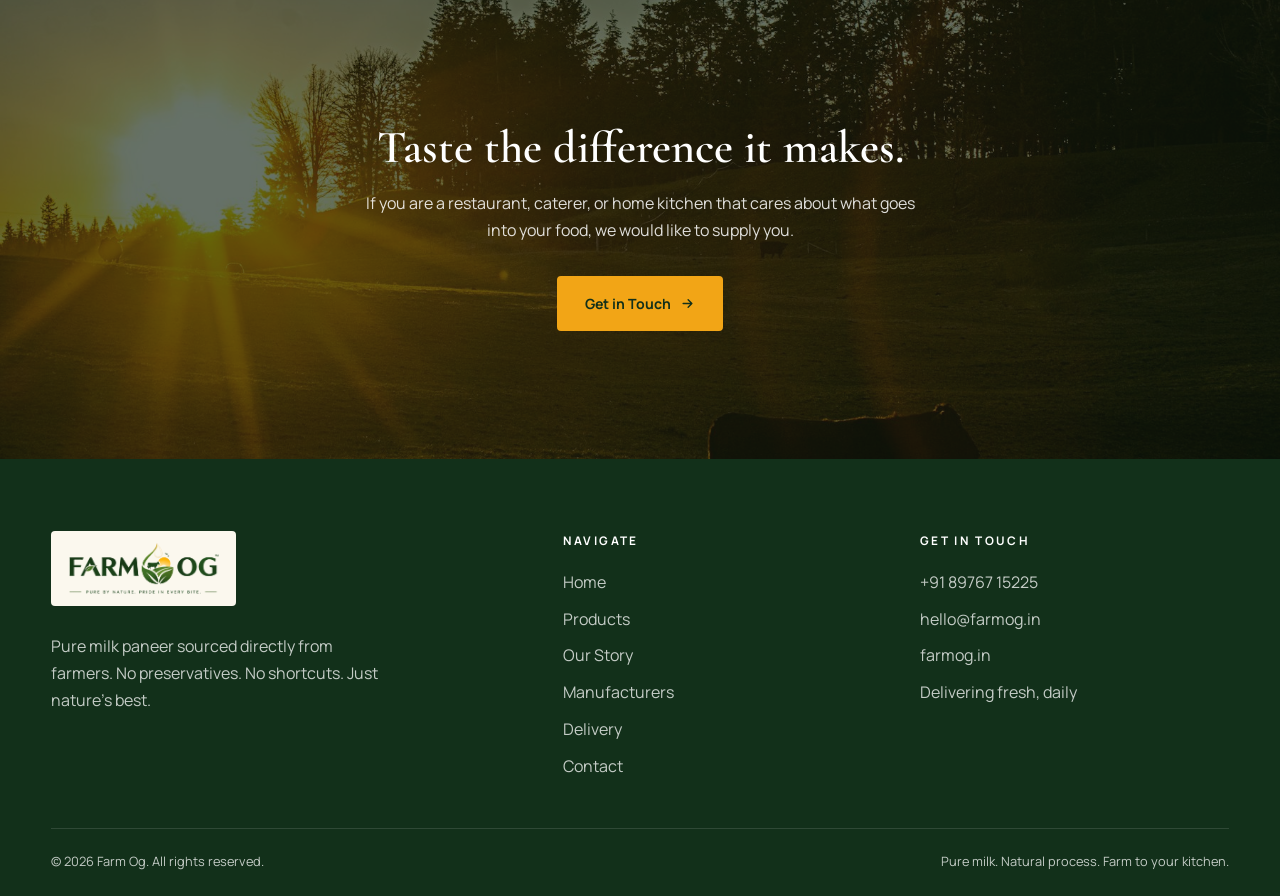
<file: story.html>
<!DOCTYPE html>
<html lang="en"><head>
<meta charset="utf-8"><meta name="viewport" content="width=device-width,initial-scale=1">
<title>Our Story — Farm Og</title><meta name="description" content="Why we started Farm Og: pure, traceable dairy built from the farm up.">
<link rel="canonical" href="https://farmog.in/story.html">
<meta name="robots" content="index,follow,max-image-preview:large">
<meta name="theme-color" content="#12301a">
<meta name="geo.region" content="IN"><meta name="author" content="Farm Og">
<meta property="og:type" content="website"><meta property="og:site_name" content="Farm Og">
<meta property="og:locale" content="en_IN"><meta property="og:title" content="Our Story — Farm Og">
<meta property="og:description" content="Why we started Farm Og: pure, traceable dairy built from the farm up."><meta property="og:url" content="https://farmog.in/story.html">
<meta property="og:image" content="https://farmog.in/assets/og-image.jpg"><meta property="og:image:width" content="1200"><meta property="og:image:height" content="630">
<meta property="og:image:alt" content="Farm Og — farm-direct paneer and dairy">
<meta name="twitter:card" content="summary_large_image"><meta name="twitter:title" content="Our Story — Farm Og">
<meta name="twitter:description" content="Why we started Farm Og: pure, traceable dairy built from the farm up."><meta name="twitter:image" content="https://farmog.in/assets/og-image.jpg">
<link rel="icon" href="assets/emblem.png"><link rel="apple-touch-icon" href="assets/emblem.png">

<link rel="preconnect" href="https://fonts.googleapis.com"><link rel="preconnect" href="https://fonts.gstatic.com" crossorigin>
<link href="https://fonts.googleapis.com/css2?family=Cormorant+Garamond:ital,wght@0,500;0,600;0,700;1,500;1,600&family=Manrope:wght@400;500;600;700;800&display=swap" rel="stylesheet">
<link rel="stylesheet" href="css/style.css">
</head><body>
<div class="topbar"><div class="wrap"><span>Farm-direct dairy · Delivered fresh daily</span><span><a href="tel:+918976715225">+91 89767 15225</a> &nbsp;·&nbsp; <a href="mailto:hello@farmog.in">hello@farmog.in</a></span></div></div>
<header class="nav"><div class="wrap">
 <a href="index.html" class="logo"><img src="assets/logo.png" alt="Farm Og"></a>
 <button class="burger" aria-label="Menu"><span></span><span></span><span></span></button>
 <ul class="menu"><li><a href="index.html" class="">Home</a></li><li><a href="products.html" class="">Products</a></li><li><a href="story.html" class="active">Our Story</a></li><li><a href="manufacturers.html" class="">Manufacturers</a></li><li><a href="delivery.html" class="">Delivery</a></li><li><a href="contact.html" class="">Contact</a></li><li><a href="contact.html" class="btn sm">Order Now</a></li></ul>
</div></header>
<section class="page-head" style="background-image:url(img/hero-sunset.jpg);background-position:center 60%">
<div class="wrap"><span class="eyebrow">Why We Started</span><h1>We Couldn't Find Paneer We Could Trust. So We Made It.</h1></div></section>
<section class="intro"><div class="wrap"><p class="lead">Farm OG began with a simple frustration — the market was full of paneer, but none of it was pure. No clear sourcing, no testing, no accountability. We decided to fix that ourselves.</p></div></section>
<section><div class="wrap split">
 <div class="pic rv"><img src="img/market-aisle.jpg" alt="Grocery store dairy aisle" loading="lazy"></div>
 <div class="rv d1"><span class="eyebrow">The Problem We Set Out to Solve</span><h2>The market had gone silent on where its dairy came from</h2>
 <p class="lead" style="margin:1.2rem 0">Walk into any market and you will find paneer everywhere. But ask where the milk came from, whether it was tested, or how long ago it was made — and you will get silence.</p>
 <p style="color:var(--mute);margin-bottom:1.2rem">We started Farm OG because we were tired of that silence. As people who care deeply about what goes into food, we found it unacceptable that something as fundamental as dairy had become opaque, industrialised, and untrustworthy.</p>
 <p class="sig" style="margin:0">The answer was not to find a better supplier. The answer was to build the supply chain ourselves — starting at the farm.</p></div>
</div></section>
<section class="tint"><div class="wrap">
 <div class="head rv"><span class="eyebrow">Our Farmer Network</span><h2>Built on Real Relationships</h2>
 <p class="lead">We work with a dedicated group of local farmers who share our belief that good dairy starts with healthy animals and honest practices. These are not anonymous suppliers — they are partners we know by name, whose farms we visit, and whose methods we understand.</p></div>
 <div class="cols"><div class="col rv d0"><h3>Direct Collection</h3><p>Milk is collected directly from our partner farms every morning. No middlemen, no holding tanks, no uncertainty about origin.</p></div><div class="col rv d1"><h3>Known Sources</h3><p>Every batch of milk is traceable to the farm it came from. We know exactly whose cows produced the milk in every product we make.</p></div><div class="col rv d2"><h3>Long-Term Partnerships</h3><p>We do not switch suppliers for price. Our farmer relationships are built on consistency, fair payment, and mutual accountability.</p></div></div></div></section>
<section><div class="wrap split rev">
 <div class="pic rv"><img src="img/calves.jpg" alt="Feeding calves" loading="lazy"></div>
 <div><div class="rv"><span class="eyebrow">How We Make It</span><h2>Same Day. Every Day.</h2>
 <p class="lead" style="margin:1rem 0 1.6rem">From the moment milk arrives at our facility to the moment a product leaves it, every step is deliberate. We do not cut corners because we cannot afford to — our name is on every batch.</p></div>
 <div class="rows"><div class="rv"><b>01</b><div><h3>Milk arrives, testing begins</h3><p>Every intake of milk is tested with a GC report before it enters production. Milk that does not meet our standards does not become a Farm Og product. Full stop.</p></div></div><div class="rv"><b>02</b><div><h3>Small-batch production</h3><p>We produce in small batches — not because it is easier, but because it is the only way to maintain the quality control that large-scale production cannot offer. Every batch gets individual attention.</p></div></div><div class="rv"><b>03</b><div><h3>Made the same day</h3><p>Everything we make is produced the same day the milk arrives. There is no cold storage of half-finished product, no carry-over from yesterday. Fresh means fresh.</p></div></div><div class="rv"><b>04</b><div><h3>Batch-level lab testing</h3><p>Before any product leaves our facility, it is lab tested at the batch level. Two tests — one on the milk intake, one on the finished product. No shortcuts, no exceptions.</p></div></div></div>
 <p class="sig">Two tests. Every batch. No shortcuts.</p></div>
</div></section>
<section class="tint"><div class="wrap">
 <div class="head center rv"><span class="eyebrow">What We Stand For</span><h2>Three promises behind every batch</h2></div>
 <div class="cols"><div class="col rv d0"><h3>Transparency</h3><p>We test every batch and we are happy to show you the results. Our GC reports and lab certificates are not marketing — they are our standard operating procedure.</p></div><div class="col rv d1"><h3>No Preservatives</h3><p>Nothing we make contains preservatives, stabilisers, or additives. If it cannot be made purely from milk, it does not go in.</p></div><div class="col rv d2"><h3>Accountability</h3><p>Every product is traceable back to the batch it came from, the test it passed, and the farm the milk came from. That is the level of accountability we hold ourselves to.</p></div></div></div></section>
<section class="band" style="background-image:url(img/cta-field-sunrise.jpg)"><div class="wrap rv">
<h2>Taste the difference it makes.</h2><p>If you are a restaurant, caterer, or home kitchen that cares about what goes into your food, we would like to supply you.</p><a href="contact.html" class="btn gold">Get in Touch <svg viewBox="0 0 24 24" fill="none" stroke="currentColor" stroke-width="2.2" stroke-linecap="round" stroke-linejoin="round"><path d="M5 12h14M13 6l6 6-6 6"/></svg></a></div></section>
<footer><div class="wrap">
 <div class="fgrid">
  <div><a href="index.html" class="flogo"><img src="assets/logo.png" alt="Farm Og"></a>
   <p style="max-width:34ch">Pure milk paneer sourced directly from farmers. No preservatives. No shortcuts. Just nature's best.</p></div>
  <div><h4>Navigate</h4><ul><li><a href="index.html">Home</a></li><li><a href="products.html">Products</a></li><li><a href="story.html">Our Story</a></li><li><a href="manufacturers.html">Manufacturers</a></li><li><a href="delivery.html">Delivery</a></li><li><a href="contact.html">Contact</a></li></ul></div>
  <div><h4>Get in touch</h4><ul>
   <li><a href="tel:+918976715225">+91 89767 15225</a></li>
   <li><a href="mailto:hello@farmog.in">hello@farmog.in</a></li>
   <li>farmog.in</li><li>Delivering fresh, daily</li></ul></div>
 </div>
 <div class="fbot"><span>© 2026 Farm Og. All rights reserved.</span><span>Pure milk. Natural process. Farm to your kitchen.</span></div>
</div></footer>
<a class="wa" href="https://wa.me/918976715225" target="_blank" rel="noopener" aria-label="WhatsApp"><svg viewBox="0 0 24 24"><path d="M17.472 14.382c-.297-.149-1.758-.867-2.03-.967-.273-.099-.471-.148-.67.15-.197.297-.767.966-.94 1.164-.173.199-.347.223-.644.075-.297-.15-1.255-.463-2.39-1.475-.883-.788-1.48-1.761-1.653-2.059-.173-.297-.018-.458.13-.606.134-.133.298-.347.446-.52.149-.174.198-.298.298-.497.099-.198.05-.371-.025-.52-.075-.149-.669-1.612-.916-2.207-.242-.579-.487-.5-.669-.51-.173-.008-.371-.01-.57-.01-.198 0-.52.074-.792.372-.272.297-1.04 1.016-1.04 2.479 0 1.462 1.065 2.875 1.213 3.074.149.198 2.096 3.2 5.077 4.487.709.306 1.262.489 1.694.625.712.227 1.36.195 1.871.118.571-.085 1.758-.719 2.006-1.413.248-.694.248-1.289.173-1.413-.074-.124-.272-.198-.57-.347m-5.421 7.403h-.004a9.87 9.87 0 01-5.031-1.378l-.361-.214-3.741.982.998-3.648-.235-.374a9.86 9.86 0 01-1.51-5.26c.001-5.45 4.436-9.884 9.888-9.884 2.64 0 5.122 1.03 6.988 2.898a9.825 9.825 0 012.893 6.994c-.003 5.45-4.437 9.884-9.885 9.884m8.413-18.297A11.815 11.815 0 0012.05 0C5.495 0 .16 5.335.157 11.892c0 2.096.547 4.142 1.588 5.945L.057 24l6.305-1.654a11.882 11.882 0 005.683 1.448h.005c6.554 0 11.89-5.335 11.893-11.893a11.821 11.821 0 00-3.48-8.413Z"/></svg></a>
<script src="js/main.js"></script>
<script type="application/ld+json">{"@context":"https://schema.org","@type":"BreadcrumbList","itemListElement":[{"@type":"ListItem","position":1,"name":"Home","item":"https://farmog.in/"},{"@type":"ListItem","position":2,"name":"Our Story","item":"https://farmog.in/story.html"}]}</script><script type="application/ld+json">{"@context":"https://schema.org","@type":"AboutPage","@id":"https://farmog.in/story.html#page","url":"https://farmog.in/story.html","name":"Our Story — Farm Og","description":"Why we started Farm Og.","isPartOf":{"@id":"https://farmog.in/#website"},"about":{"@id":"https://farmog.in/#business"},"inLanguage":"en-IN"}</script>
</body></html>
</file>
<file: css/style.css>
:root{
  --green:#1d4a21;--green-d:#12301a;--leaf:#5f8f2f;--gold:#f2a516;--cream:#fbf8ee;--tint:#f3f0e3;--paper:#fff;
  --ink:#1b2a1e;--mute:#5d6b5f;--line:#e4e1d2;--r:4px;
  --serif:'Cormorant Garamond',Georgia,serif;--sans:'Manrope',system-ui,sans-serif;
}
*{box-sizing:border-box;margin:0;padding:0}
html{scroll-behavior:smooth}
body{font-family:var(--sans);color:var(--ink);background:#fff;line-height:1.7;-webkit-font-smoothing:antialiased;overflow-x:hidden}
img{max-width:100%;display:block}
a{color:inherit;text-decoration:none}
.wrap{width:min(1180px,92%);margin-inline:auto}
h1,h2,h3{font-family:var(--serif);font-weight:600;line-height:1.12;color:var(--green-d)}
h1{font-size:clamp(2.6rem,5.4vw,4.6rem)}
h2{font-size:clamp(2rem,3.6vw,3rem)}
h3{font-size:1.45rem}
.eyebrow{display:block;font-size:.72rem;font-weight:700;letter-spacing:.2em;text-transform:uppercase;color:var(--leaf);margin-bottom:.9rem}
.lead{font-size:1.08rem;color:var(--mute);max-width:60ch}
.center{text-align:center}
section{padding:clamp(3.5rem,7vw,6rem) 0}
.tint{background:var(--tint)}

/* top bar + nav */
.topbar{background:var(--green-d);color:rgba(255,255,255,.8);font-size:.78rem;padding:.45rem 0}
.topbar .wrap{display:flex;justify-content:space-between;gap:1rem;flex-wrap:wrap}
.topbar a:hover{color:var(--gold)}
.nav{position:sticky;top:0;z-index:50;background:#fff;border-bottom:1px solid var(--line)}
.nav .wrap{display:flex;align-items:center;justify-content:space-between;height:78px}
.nav .logo img{height:54px;width:auto}
.menu{display:flex;align-items:center;gap:2.2rem;list-style:none}
.menu a{font-size:.9rem;font-weight:600;color:var(--ink);padding:.3rem 0;border-bottom:2px solid transparent;transition:.2s}
.menu a:not(.btn):hover,.menu a.active{border-color:var(--gold)}
.burger{display:none;background:none;border:0;width:32px;height:24px;position:relative;cursor:pointer}
.burger span{position:absolute;left:0;width:100%;height:2px;background:var(--green-d);transition:.3s}
.burger span:nth-child(1){top:2px}.burger span:nth-child(2){top:11px}.burger span:nth-child(3){top:20px}
.burger.open span:nth-child(1){top:11px;transform:rotate(45deg)}.burger.open span:nth-child(2){opacity:0}.burger.open span:nth-child(3){top:11px;transform:rotate(-45deg)}

.btn{display:inline-flex;align-items:center;gap:.6rem;padding:.85rem 1.6rem;border-radius:var(--r);font-weight:700;font-size:.88rem;border:2px solid var(--green);background:var(--green);color:#fff!important;cursor:pointer;transition:background .25s,border-color .25s;font-family:var(--sans)}
.btn:hover{background:var(--green-d);border-color:var(--green-d)}
.btn.sm{padding:.55rem 1.1rem;font-size:.82rem}
.btn.gold{background:var(--gold);border-color:var(--gold);color:var(--green-d)!important}
.btn.gold:hover{background:#ffb932;border-color:#ffb932}
.btn.line{background:transparent;border-color:rgba(255,255,255,.7)}
.btn.line:hover{background:#fff;color:var(--green-d)!important;border-color:#fff}
.btn svg{width:15px;height:15px}

/* hero slider */
.hero{position:relative;height:clamp(520px,80vh,760px);color:#fff;overflow:hidden;display:flex;align-items:center;padding:0;background:var(--green-d)}
.slides,.slide{position:absolute;inset:0}
.slide{background-size:cover;opacity:0;transition:opacity 1.4s ease;transform:scale(1.04)}
.slide.on{opacity:1;animation:zoom 9s ease-out forwards}
@keyframes zoom{to{transform:scale(1.12)}}
.shade{position:absolute;inset:0;background:linear-gradient(90deg,rgba(10,28,14,.82) 0%,rgba(10,28,14,.55) 45%,rgba(10,28,14,.1) 100%)}
.hero-in{position:relative}
.hero h1{color:#fff;max-width:14ch}
.hero h1 em{color:var(--gold);font-style:italic}
.hero .eyebrow{color:var(--gold)}
.hero .lead{color:rgba(255,255,255,.88);margin:1.4rem 0 2rem;max-width:52ch}
.hero .cta{display:flex;gap:1rem;flex-wrap:wrap}
.dots{position:absolute;bottom:1.6rem;left:50%;transform:translateX(-50%);display:flex;gap:.6rem}
.dots button{width:34px;height:3px;border:0;background:rgba(255,255,255,.4);cursor:pointer;padding:0}
.dots button.on{background:var(--gold)}

/* facts strip */
.facts{background:var(--green);color:#fff}
.facts .wrap{display:grid;grid-template-columns:repeat(4,1fr)}
.facts .wrap>div{padding:1.6rem 1.4rem;border-left:1px solid rgba(255,255,255,.14)}
.facts .wrap>div:first-child{border-left:0}
.facts b{display:block;font-family:var(--serif);font-size:1.5rem;font-weight:600}
.facts span{font-size:.8rem;color:rgba(255,255,255,.72)}

/* page head */
.page-head{background-color:var(--green-d);background-size:cover;height:240px;display:flex;align-items:center;color:#fff;position:relative}
.page-head::before{content:"";position:absolute;inset:0;background:linear-gradient(90deg,rgba(10,28,14,.85),rgba(10,28,14,.45))}
.page-head .wrap{position:relative}
.page-head h1{color:#fff;max-width:24ch;font-size:clamp(2rem,4.2vw,3.1rem)}
.page-head .eyebrow{color:var(--gold);margin-bottom:.6rem}
.page-head p{color:rgba(255,255,255,.85);max-width:58ch;margin-top:1.2rem;font-size:1.08rem}

/* layout bits */
.head{max-width:720px;margin-bottom:2.8rem}
.head.center{margin-inline:auto;text-align:center}
.head h2{margin-bottom:.8rem}
.grid{display:grid;gap:2rem}
.g3{grid-template-columns:repeat(3,1fr)}
.ph img{width:100%;aspect-ratio:4/3;object-fit:cover;border-radius:var(--r);margin-bottom:1.2rem}
.ph h3{margin-bottom:.5rem}
.ph p{color:var(--mute);font-size:.96rem}
.split{display:grid;grid-template-columns:1fr 1fr;gap:4.5rem;align-items:center}
.split.rev>:first-child{order:2}
.pic img{width:100%;height:100%;min-height:340px;max-height:560px;object-fit:cover;border-radius:var(--r)}
.ticks{list-style:none;margin:1.4rem 0 1.8rem;display:grid;gap:.7rem}
.ticks li{display:flex;gap:.8rem;align-items:flex-start;font-weight:500}
.ticks li::before{content:"";flex:none;margin-top:.55rem;width:14px;height:2px;background:var(--gold)}
.rows{display:grid;gap:1.6rem}
.rows>div{display:grid;grid-template-columns:64px 1fr;gap:1rem;padding-top:1.4rem;border-top:1px solid var(--line)}
.rows>div:first-child{padding-top:0;border-top:0}
.rows.two{grid-template-columns:1fr 1fr;gap:2.4rem 4rem}
.rows.two>div:nth-child(2){padding-top:0;border-top:0}
.rows b{font-family:var(--serif);font-size:2.2rem;line-height:1;color:var(--gold)}
.rows b.time{font-size:1.25rem;line-height:1.3;color:var(--green)}
.rows h3{font-size:1.3rem;margin-bottom:.4rem}
.rows p{color:var(--mute);font-size:.95rem}
.sig{margin-top:1.8rem;font-family:var(--serif);font-size:1.6rem;font-style:italic;color:var(--green)}
.cols{display:grid;grid-template-columns:repeat(3,1fr);gap:2.4rem}
.cols .col{border-top:2px solid var(--gold);padding-top:1.2rem}
.cols .col h3{margin-bottom:.5rem;font-size:1.35rem}
.cols .col p{color:var(--mute);font-size:.95rem}
.tint .cols:has(>.col:nth-child(4)){grid-template-columns:repeat(4,1fr)}

/* product photo grid (home) */
.pgrid{display:grid;grid-template-columns:repeat(3,1fr);gap:1.4rem}
.pcard{position:relative;display:block;overflow:hidden;border-radius:var(--r);aspect-ratio:4/3;background:var(--green-d)}
.pcard img{width:100%;height:100%;object-fit:cover;transition:transform .7s ease}
.pcard::after{content:"";position:absolute;inset:0;background:linear-gradient(0deg,rgba(10,28,14,.75),transparent 55%)}
.pcard span{position:absolute;left:1.2rem;bottom:1rem;z-index:1;color:#fff;font-family:var(--serif);font-size:1.6rem;font-weight:600}
.pcard:hover img{transform:scale(1.06)}

/* product rows */
.prods{padding:0}
.prow{padding-block:clamp(3rem,6vw,5rem)}
.prods .prow:nth-child(even){position:relative}
.prods .prow+.prow{border-top:1px solid var(--line)}
.best{font-size:.9rem;color:var(--green);margin-bottom:1.5rem}

/* quote + CTA bands (photo) */
.quote-band,.band{background-size:cover;background-position:center;position:relative;color:#fff;text-align:center;padding:clamp(5rem,10vw,8rem) 0}
.quote-band::before,.band::before{content:"";position:absolute;inset:0;background:rgba(10,28,14,.62)}
.quote-band .wrap,.band .wrap{position:relative}
.quote-band blockquote{font-family:var(--serif);font-size:clamp(1.7rem,3.4vw,2.7rem);line-height:1.25;font-style:italic;max-width:860px;margin:auto}
.quote-band cite{display:block;margin-top:1.4rem;font-style:normal;font-size:.76rem;letter-spacing:.2em;font-weight:700;color:var(--gold);text-transform:uppercase}
.band h2{color:#fff;margin-bottom:1rem}
.band p{color:rgba(255,255,255,.85);max-width:56ch;margin:0 auto 2rem}

/* delivery */
.zones{display:grid;grid-template-columns:repeat(4,1fr);gap:2rem}
.zone{border-top:2px solid var(--gold);padding-top:1rem}
.zone>span{font-size:.7rem;letter-spacing:.2em;font-weight:700;color:var(--leaf);text-transform:uppercase}
.zone h3{margin:.2rem 0 .8rem}
.zone ul{list-style:none;display:grid;gap:.3rem;color:var(--mute);font-size:.94rem}
.minbox{display:grid;grid-template-columns:1fr 1fr;gap:1.4rem}
.minbox div{background:var(--tint);border-radius:var(--r);padding:1.6rem;color:var(--mute);font-size:.92rem}
.minbox b{display:block;font-family:var(--serif);font-size:2.4rem;color:var(--green)}

/* contact */
.contact{display:grid;grid-template-columns:1.2fr .8fr;gap:2.4rem;align-items:start}
form{background:#fff;border:1px solid var(--line);border-radius:var(--r);padding:2.4rem}
.row{display:grid;grid-template-columns:1fr 1fr;gap:1.2rem}
.f{margin-bottom:1.2rem}
.f label{display:block;font-size:.78rem;font-weight:700;margin-bottom:.4rem;color:var(--green-d)}
.f input,.f select,.f textarea{width:100%;padding:.85rem 1rem;border:1px solid #cfccbb;border-radius:var(--r);font:inherit;background:#fff;transition:.2s}
.f input:focus,.f select:focus,.f textarea:focus{outline:0;border-color:var(--leaf);box-shadow:0 0 0 3px rgba(95,143,47,.15)}
.f textarea{min-height:130px;resize:vertical}
.info{background:var(--green-d);color:#fff;border-radius:var(--r);padding:2.4rem}
.info h3{color:#fff;margin-bottom:.6rem}
.info p{color:rgba(255,255,255,.78);font-size:.95rem}
.info ul{list-style:none;margin:1.6rem 0;display:grid;gap:1rem}
.info li{display:flex;gap:1rem;align-items:center}
.info li i{flex:none;width:40px;height:40px;border-radius:50%;border:1px solid rgba(255,255,255,.25);display:grid;place-items:center;color:var(--gold)}
.info li i svg{width:18px}
.info li small{display:block;color:rgba(255,255,255,.6);font-size:.72rem}
.info li a,.info li b{font-weight:700;font-size:1rem}
.note{font-size:.85rem;color:var(--mute)}
.ok{display:none;margin-top:1rem;color:var(--green);font-weight:700}

/* footer */
footer{background:var(--green-d);color:rgba(255,255,255,.75);padding:4.5rem 0 0}
.fgrid{display:grid;grid-template-columns:1.5fr 1fr 1fr;gap:3rem;padding-bottom:3rem}
.flogo{background:var(--cream);border-radius:var(--r);padding:.7rem 1.1rem;display:inline-block;margin-bottom:1.2rem}
.flogo img{height:52px}
footer h4{color:#fff;font-size:.74rem;letter-spacing:.2em;text-transform:uppercase;margin-bottom:1.1rem;font-weight:700}
footer ul{list-style:none;display:grid;gap:.6rem}
footer a:hover{color:var(--gold)}
.fbot{border-top:1px solid rgba(255,255,255,.12);padding:1.4rem 0;display:flex;justify-content:space-between;gap:1rem;font-size:.8rem;flex-wrap:wrap}

.wa{position:fixed;right:1.3rem;bottom:1.3rem;z-index:40;width:54px;height:54px;border-radius:50%;background:#25d366;display:grid;place-items:center;box-shadow:0 6px 20px rgba(0,0,0,.25)}
.wa svg{width:32px;fill:#fff;position:relative}
.wa{transition:transform .3s}
.wa:hover{transform:scale(1.1)}
.wa::before,.wa::after{content:"";position:absolute;inset:0;border-radius:50%;border:2px solid #25d366;animation:pulse 2.2s infinite}
.wa::after{animation-delay:1.1s}
@keyframes pulse{to{transform:scale(1.6);opacity:0}}

/* reveal */
.rv{opacity:0;transform:translateY(18px);transition:opacity .8s ease,transform .8s ease}
.rv.in{opacity:1;transform:none}
.rv.d1{transition-delay:.1s}.rv.d2{transition-delay:.2s}

@media(max-width:960px){
 .split,.contact{grid-template-columns:1fr;gap:2rem}
 .split.rev>:first-child{order:0}
 .g3,.cols,.zones,.pgrid,.tint .cols:has(>.col:nth-child(4)){grid-template-columns:1fr 1fr}
 .rows.two{grid-template-columns:1fr}
 .facts .wrap{grid-template-columns:1fr 1fr}.facts .wrap>div:nth-child(3){border-left:0}
 .fgrid{grid-template-columns:1fr 1fr}
 .burger{display:block}
 .menu{position:fixed;inset:0 0 0 30%;background:#fff;flex-direction:column;justify-content:center;gap:1.8rem;transform:translateX(100%);transition:.35s;box-shadow:-20px 0 60px rgba(0,0,0,.15)}
 .menu.open{transform:none}.menu a{font-size:1.15rem}
 .quote-band,.band{background-attachment:scroll}
 .topbar .wrap>span:first-child{display:none}
}
@media(max-width:620px){
 .g3,.cols,.zones,.pgrid,.row,.minbox,.fgrid,.tint .cols:has(>.col:nth-child(4)){grid-template-columns:1fr}
 .hero{height:auto;min-height:560px;padding:4rem 0 5rem}
 .shade{background:rgba(10,28,14,.65)}
}
@media(prefers-reduced-motion:reduce){*{animation:none!important;transition:none!important}.rv{opacity:1;transform:none}}

/* manufacturers */
.mfgs{padding:0}
.mrow{padding-block:clamp(3rem,6vw,5rem)}
.mfgs .mrow+.mrow{border-top:1px solid var(--line)}
.mrow .pic img{object-position:top;max-height:620px}
.code{display:inline-block;background:var(--green);color:var(--gold);font-weight:800;font-size:.78rem;letter-spacing:.16em;padding:.35rem .8rem;border-radius:var(--r);margin-bottom:.9rem}
.spec{display:grid;gap:0}
.spec>div{display:grid;grid-template-columns:170px 1fr;gap:1rem;padding:.8rem 0;border-top:1px solid var(--line)}
.spec>div:last-child{border-bottom:1px solid var(--line)}
.spec dt{font-size:.76rem;font-weight:700;letter-spacing:.12em;text-transform:uppercase;color:var(--leaf)}
.spec dd{font-weight:500}
.spec a{color:var(--green);font-weight:700}
.packs figure img{width:100%;border-radius:var(--r);border:1px solid var(--line)}
.packs figcaption{margin-top:.8rem;text-align:center;font-family:var(--serif);font-size:1.3rem;color:var(--green-d)}
@media(max-width:620px){.spec>div{grid-template-columns:1fr;gap:.2rem}}
.page-head.plain,.band.plain{background:var(--green-d)}
.page-head.plain::before,.band.plain::before{background:none}
.mrow{align-items:start}

.intro{padding:2.6rem 0 0}
.intro .lead{max-width:78ch;color:var(--ink)}
.intro+section{padding-top:clamp(2rem,4vw,3rem)}
.mgrid{display:grid;grid-template-columns:1fr 1fr;gap:2rem}
.mcard{border:1px solid var(--line);border-radius:var(--r);padding:2.2rem;background:#fff}
@media(max-width:960px){.mgrid{grid-template-columns:1fr}}
@media(max-width:620px){.page-head{height:260px}}
.hp{position:absolute;left:-9999px;width:1px;height:1px;opacity:0}
.err{display:none;margin-top:1rem;color:#a12a1f;font-weight:600}
.err a{text-decoration:underline}
form{position:relative}
.btn:disabled{opacity:.7;cursor:wait}
</file>
